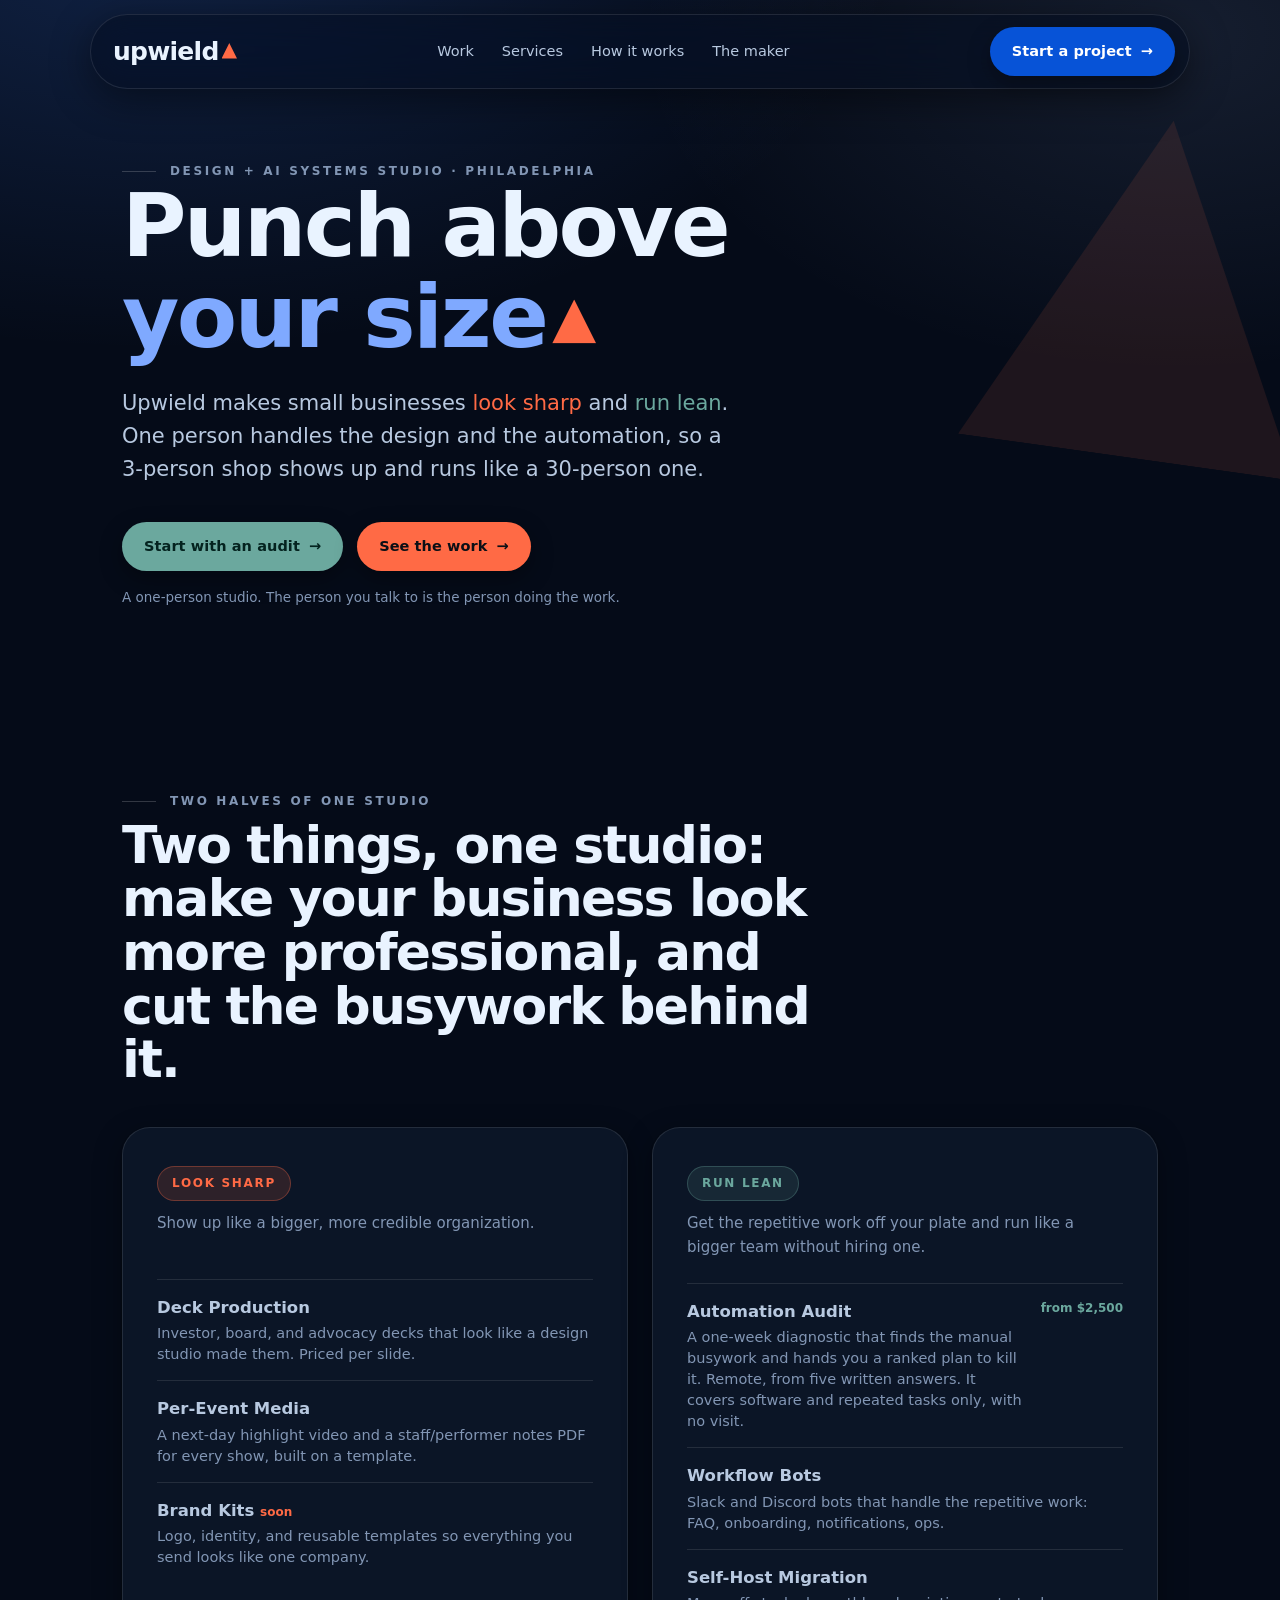
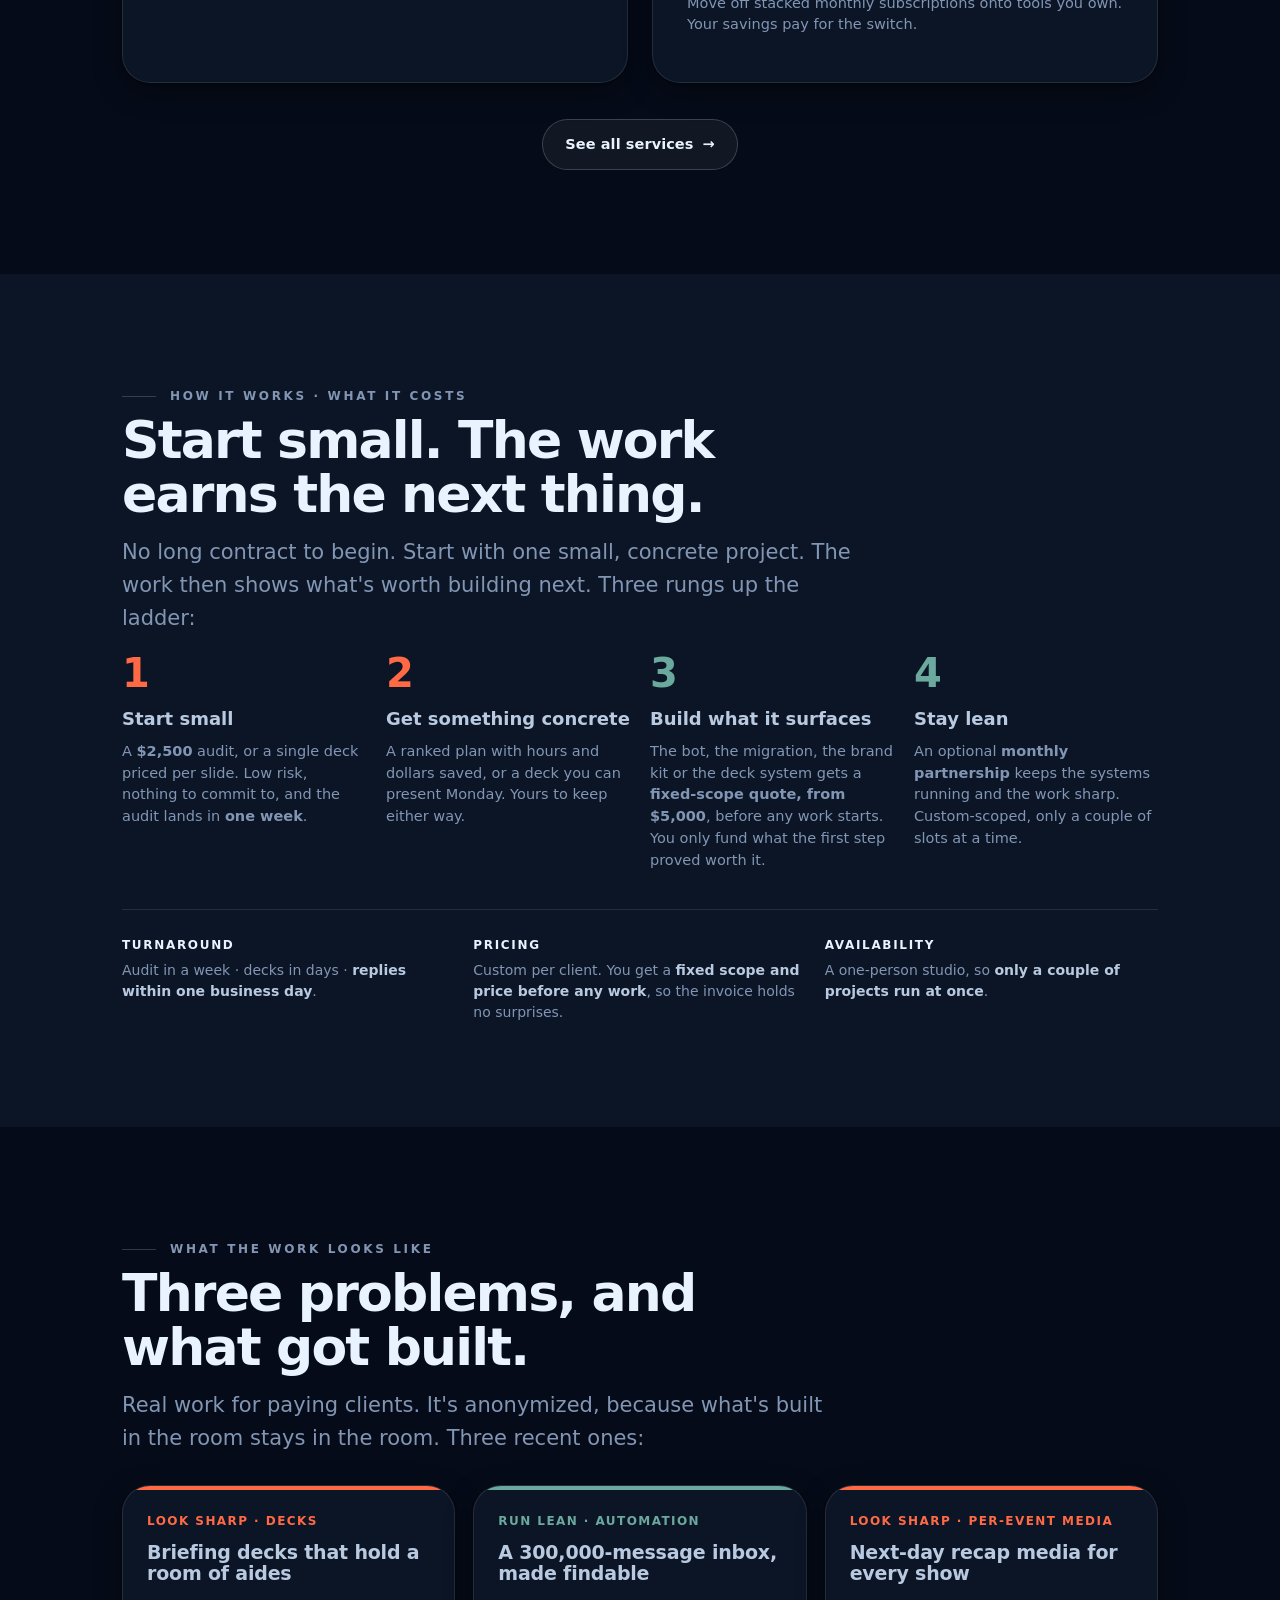
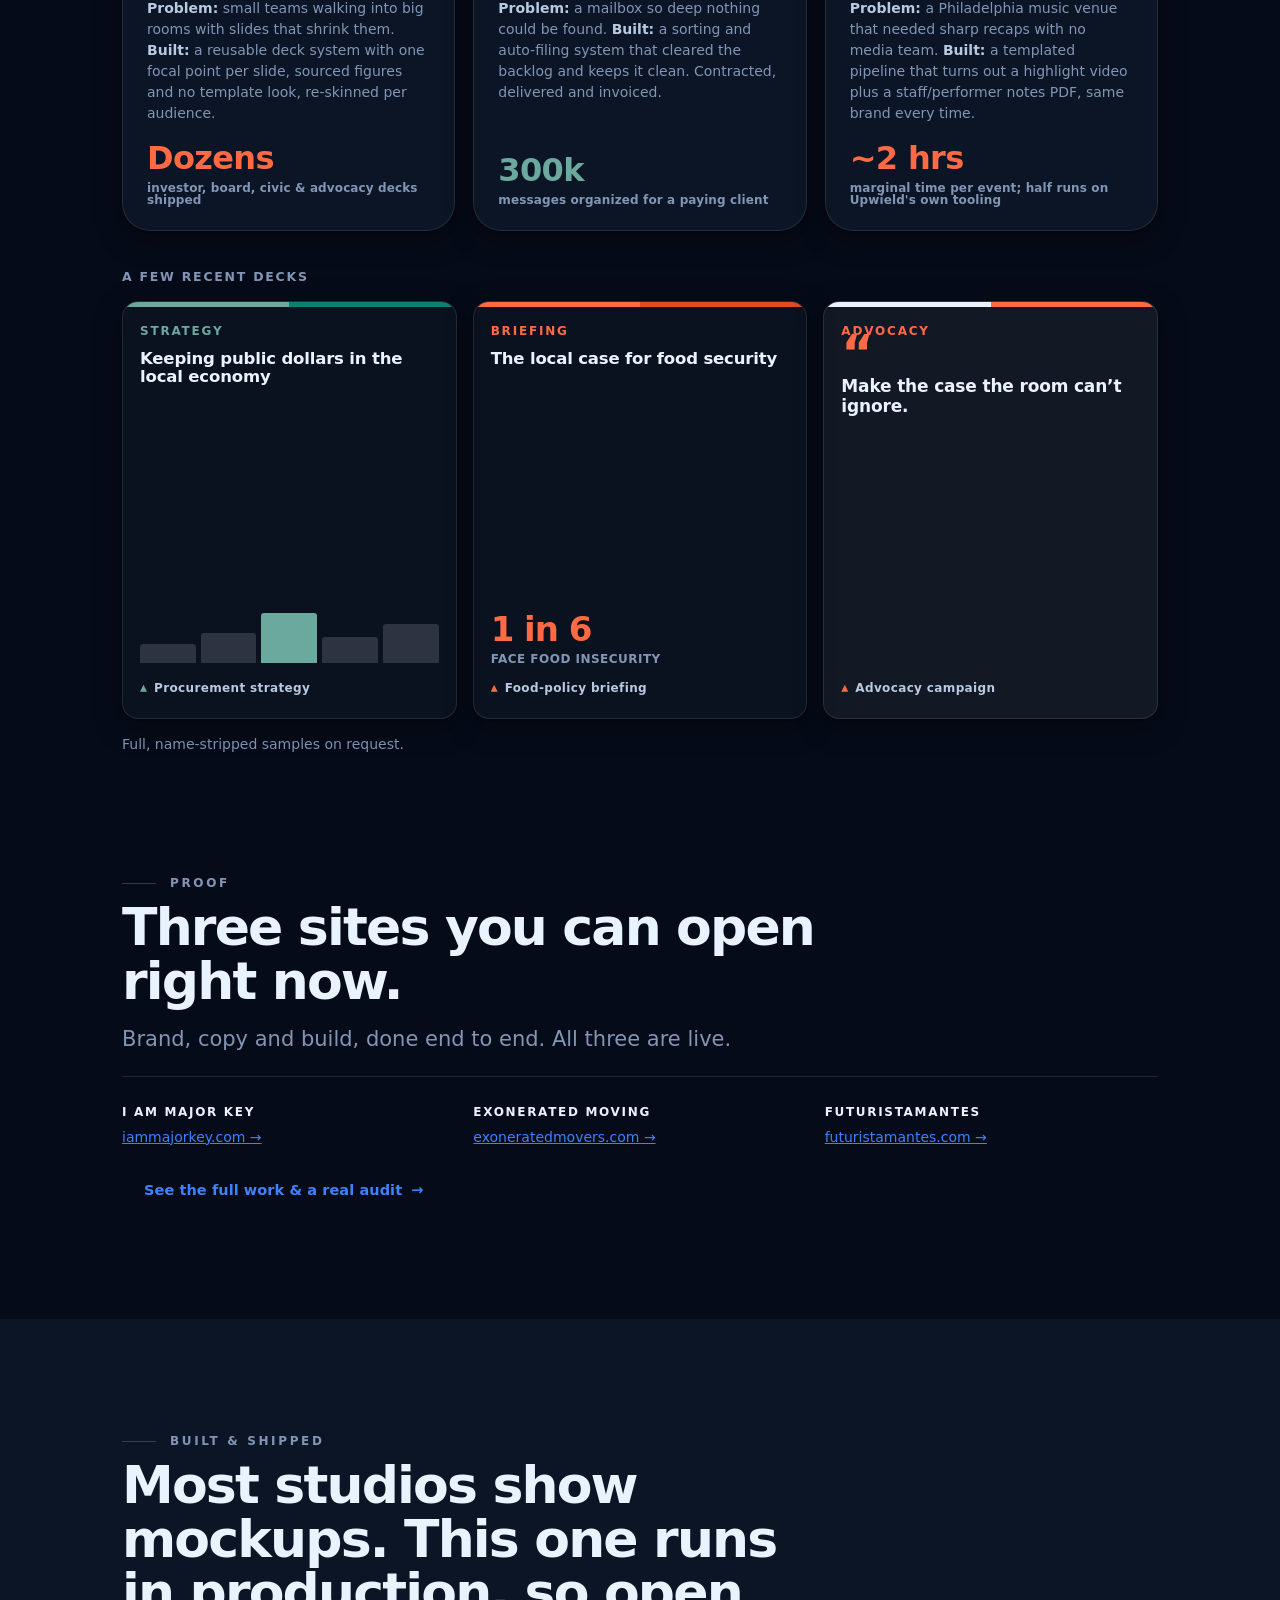
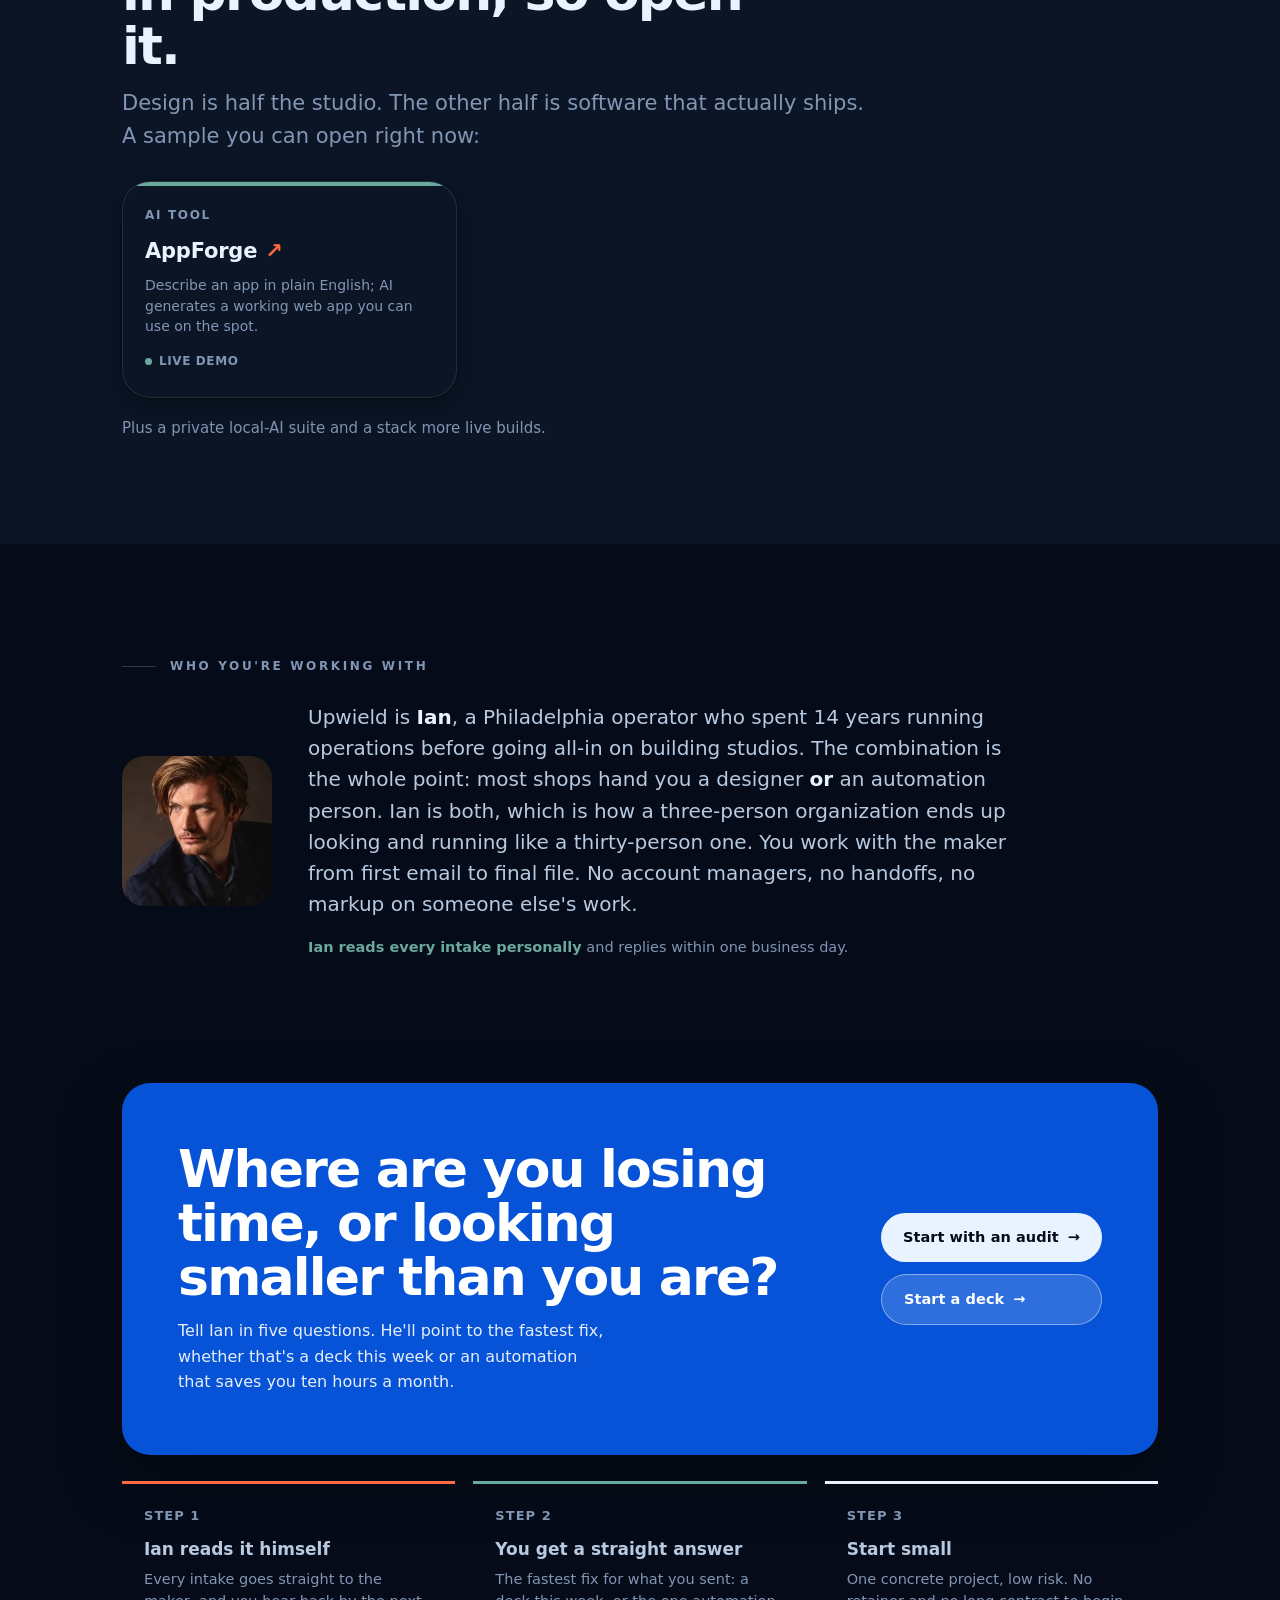
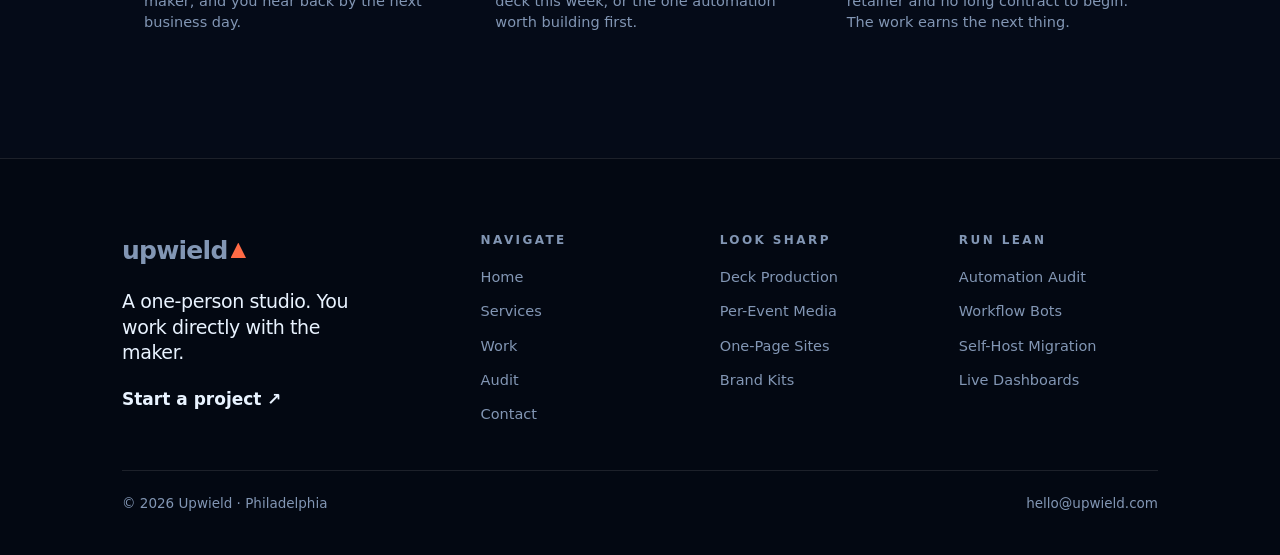
<file: index.html>
<!DOCTYPE html>
<html lang="en">
<head>
<meta charset="utf-8">
<meta http-equiv="Content-Security-Policy" content="default-src 'self'; script-src 'self' https://stats.iswain.dev; style-src 'self' 'unsafe-inline' https://fonts.googleapis.com; font-src https://fonts.gstatic.com; img-src 'self' data: https://stats.iswain.dev; connect-src 'self' https://formspree.io https://stats.iswain.dev; form-action 'self' https://formspree.io; base-uri 'self'; object-src 'none'">
<meta name="referrer" content="strict-origin-when-cross-origin">
<link rel="canonical" href="https://www.upwield.com/">
<meta name="viewport" content="width=device-width, initial-scale=1">
<title>Upwield — design + AI systems studio · Philadelphia</title>
<meta name="description" content="Upwield is a one-person studio that makes small organizations look sharp and run lean, with design and AI systems under one roof.">
<link rel="icon" href="favicon.svg" type="image/svg+xml">
<meta property="og:title" content="Upwield — design + AI systems studio">
<meta property="og:description" content="Make a small organization look sharp and run lean. Punch above your size. Philadelphia.">
<meta property="og:type" content="website">
<meta property="og:url" content="https://www.upwield.com/">
<meta property="og:image" content="https://www.upwield.com/og.png">
<meta property="og:image:width" content="1200">
<meta property="og:image:height" content="630">
<meta name="twitter:card" content="summary_large_image">
<link rel="preconnect" href="https://fonts.googleapis.com">
<link rel="preconnect" href="https://fonts.gstatic.com" crossorigin>
<link href="https://fonts.googleapis.com/css2?family=Outfit:wght@300;400;500;600;700&family=Inter:wght@400;500;600;700&display=swap" rel="stylesheet">
<link rel="stylesheet" href="upwield.css">
<link rel="stylesheet" href="intro/intro.css?v=20261018">
<script src="intro/intro.js?v=20261018"></script>
<style>
  /* page-specific composition */
  .topbar{display:flex;height:5px}
  .topbar i{flex:1}.topbar .e{background:var(--ember)}.topbar .t{background:var(--teal)}
  nav{display:flex;align-items:center;justify-content:space-between;padding:22px 0}
  nav .links{display:flex;gap:30px;font-weight:600;font-size:15px}
  nav .links a{color:var(--ink-2);text-decoration:none}
  nav .links a:hover{color:var(--ink)}

  /* hero */
  .hero{padding:64px 0 70px;position:relative;overflow:hidden}
  .hero .big-wedge{position:absolute;right:-40px;top:30px;width:340px;height:340px;
    background:var(--ember);
    clip-path:polygon(50% 0,100% 100%,0 100%);opacity:.10;transform:rotate(8deg)}
  .hero h1{max-width:14ch;position:relative}
  .hero .lead{max-width:46ch;margin-top:24px}
  .cta-row{display:flex;gap:14px;margin-top:36px;flex-wrap:wrap;align-items:center}
  .cta-note{font-size:13.5px;color:var(--ink-3);margin-top:16px}

  /* pillars */
  .pillars{display:grid;grid-template-columns:1fr 1fr;gap:24px}
  .pillar{padding:38px 34px 32px}
  .pillar .top{display:flex;align-items:center;gap:12px;margin-bottom:6px}
  .pillar .promise{font-size:15px;color:var(--ink-3);margin:10px 0 24px;min-height:44px}
  .svc{display:flex;gap:13px;padding:15px 0;border-top:1px solid var(--paper-edge)}
  .svc:first-of-type{border-top:1px solid var(--paper-edge)}
  .svc .name{font-weight:700;font-size:16.5px}
  .svc .desc{font-size:14.5px;color:var(--ink-3);line-height:1.45;margin-top:2px}
  .svc .tag{font-size:12px;font-weight:700;color:var(--teal);white-space:nowrap}
  .svc .tag.e{color:var(--ember)}

  /* how it works */
  .steps{display:grid;grid-template-columns:repeat(4,1fr);gap:20px;margin-top:18px}
  .step .n{font-family:var(--display);font-weight:700;font-size:40px;color:var(--ember);line-height:1}
  .step:nth-child(3) .n,.step:nth-child(4) .n{color:var(--teal)}
  .step h3{font-size:18px;margin:12px 0 7px;font-weight:700}
  .step p{font-size:14.5px;color:var(--ink-3);line-height:1.5}

  /* proof — case studies */
  .cases{display:grid;grid-template-columns:repeat(3,1fr);gap:18px;margin-top:30px}
  .case{padding:26px 24px 24px;display:flex;flex-direction:column;position:relative;overflow:hidden}
  .case .edge{position:absolute;top:0;left:0;right:0;height:4px}
  .case .tag{font-size:12px;font-weight:800;letter-spacing:.12em;text-transform:uppercase;color:var(--teal)}
  .case .tag.e{color:var(--ember)}
  .case .ttl{font-family:var(--display);font-weight:700;font-size:19px;line-height:1.12;letter-spacing:-.01em;margin:11px 0 13px}
  .case .pa{font-size:14px;color:var(--ink-3);line-height:1.5}
  .case .pa b{color:var(--ink-2);font-weight:700}
  .case .res{margin-top:auto;padding-top:18px}
  .case .num{font-family:var(--display);font-weight:700;font-size:32px;line-height:1;letter-spacing:-.02em;color:var(--ember)}
  .case.lean .num{color:var(--teal)}
  .case .num small{display:block;font-family:var(--body);font-size:12px;font-weight:700;letter-spacing:.01em;color:var(--ink-3);margin-top:8px;text-transform:none}

  /* design range tiles */
  .range-label{font-size:12.5px;margin:36px 0 14px;letter-spacing:.14em;font-weight:800;text-transform:uppercase;color:var(--ink-3)}
  .work-tiles{display:grid;grid-template-columns:repeat(3,1fr);gap:16px}
  .dk{aspect-ratio:4/5;border-radius:var(--r-md);overflow:hidden;position:relative;display:flex;flex-direction:column;
    padding:20px 17px;box-shadow:var(--shadow-sm);transition:transform .25s var(--ease),box-shadow .25s var(--ease)}
  .dk:hover{transform:translateY(-4px);box-shadow:var(--shadow-lg)}
  .dk .tb{position:absolute;top:0;left:0;right:0;height:5px;display:flex}.dk .tb i{flex:1}
  .dk .cat{font-size:12px;font-weight:800;letter-spacing:.15em;text-transform:uppercase}
  .dk .ttl{font-family:var(--display);font-weight:700;font-size:16.5px;line-height:1.13;letter-spacing:-.01em;margin-top:9px}
  .dk .sp{flex:1}
  .dk .foot2{display:flex;align-items:center;gap:7px;font-size:12px;font-weight:700;letter-spacing:.03em;color:var(--ink-2)}
  .dk .dot{width:7px;height:7px;flex-shrink:0;clip-path:polygon(50% 0,100% 100%,0 100%)}
  .dk.dark{background:#0A1220;color:var(--ink);border:1px solid var(--paper-edge)}.dk.dark .cat{color:var(--teal)}
  .bars{display:flex;align-items:flex-end;gap:5px;height:50px;margin-bottom:16px}
  .bars b{flex:1;border-radius:3px 3px 0 0;background:rgba(255,255,255,.14)}.bars b.hot{background:var(--teal)}
  .bigstat{font-family:var(--display);font-weight:700;font-size:40px;line-height:1;letter-spacing:-.03em;color:var(--ember);margin-bottom:14px}
  .bigstat small{display:block;font-family:var(--body);font-size:12px;font-weight:700;letter-spacing:.04em;color:var(--ink-3);opacity:1;margin-top:7px;text-transform:uppercase}
  .dk.light{background:rgba(255,255,255,.055);color:var(--ink);border:1px solid var(--paper-edge)}.dk.light .cat{color:var(--ember)}
  .dk .qmark{font-family:var(--display);font-weight:700;font-size:50px;line-height:.5;color:var(--ember);height:24px}
  .dk .quote{font-family:var(--display);font-weight:700;font-size:17px;line-height:1.16;letter-spacing:-.01em;margin-top:12px}

  /* receipts — shipped software */
  .ships{display:grid;grid-template-columns:repeat(3,1fr);gap:16px;margin-top:28px}
  .ship{display:block;padding:24px 22px;text-decoration:none;color:var(--ink);position:relative;overflow:hidden;
    transition:transform .25s var(--ease),box-shadow .25s var(--ease)}
  .ship:hover{transform:translateY(-4px);box-shadow:var(--shadow-lg)}
  .ship .bar{position:absolute;top:0;left:0;right:0;height:4px}
  .ship .k{font-size:12px;font-weight:800;letter-spacing:.14em;text-transform:uppercase;color:var(--ink-3)}
  .ship .nm{font-family:var(--display);font-weight:700;font-size:21px;letter-spacing:-.01em;margin:9px 0 7px;display:flex;align-items:center;gap:8px}
  .ship .nm .arr{color:var(--ember);transition:transform .2s var(--ease)}
  .ship:hover .nm .arr{transform:translate(3px,-3px)}
  .ship .ds{font-size:14px;color:var(--ink-3);line-height:1.46}
  .ship .live{display:inline-flex;align-items:center;gap:7px;margin-top:15px;font-size:12px;font-weight:700;letter-spacing:.05em;text-transform:uppercase;color:var(--ink-3)}
  .ship .live i{width:7px;height:7px;border-radius:50%;background:var(--teal);animation:pulse 2s infinite}
  @keyframes pulse{0%{box-shadow:0 0 0 0 rgba(17,153,138,.45)}70%{box-shadow:0 0 0 7px rgba(17,153,138,0)}100%{box-shadow:0 0 0 0 rgba(17,153,138,0)}}
  .ships-foot{margin-top:18px;font-size:15px;color:var(--ink-3);max-width:62ch}
  .ships-foot a{color:var(--ink);font-weight:700;text-decoration:none;border-bottom:2px solid var(--ember)}
  .ships-foot a:hover{border-bottom-color:var(--teal)}

  /* founder */
  .maker{display:grid;grid-template-columns:auto 1fr;gap:36px;align-items:center;margin-top:26px}
  .maker .ava{width:150px;height:150px;border-radius:var(--r-lg);background:var(--ink);color:var(--paper);
    display:flex;align-items:center;justify-content:center;position:relative;overflow:hidden;flex-shrink:0}
  .maker .ava img{width:100%;height:100%;object-fit:cover;display:block}
  .maker .ava .mk{width:64px;height:58px;background:var(--ember);clip-path:polygon(50% 0,100% 100%,0 100%)}
  .maker .ava .w{position:absolute;bottom:-24px;right:-24px;width:96px;height:96px;background:var(--ember);
    clip-path:polygon(50% 0,100% 100%,0 100%);opacity:.92;transform:rotate(12deg)}
  .maker .bio .lead2{font-size:clamp(17px,1.9vw,20px);color:var(--ink-2);line-height:1.56;max-width:56ch}
  .maker .bio .lead2 b{color:var(--ink);font-weight:700}
  .maker .sign{margin-top:16px;font-size:14.5px;color:var(--ink-3)}
  .maker .sign b{color:var(--teal);font-weight:700}

  /* CTA band */
  .band{border-radius:var(--r-xl);padding:60px 56px;color:#fff;
    background:var(--beam-deep);
    box-shadow:0 24px 60px rgba(0,0,0,.35);
    display:flex;align-items:center;justify-content:space-between;gap:40px;flex-wrap:wrap}
  .band h2{color:#fff;max-width:18ch}
  .band p{color:rgba(255,255,255,.90);margin-top:14px;max-width:42ch;font-size:16px}

  /* what happens next */
  .next{display:grid;grid-template-columns:repeat(3,1fr);gap:18px;margin-top:26px}
  .nx{padding:22px 22px 20px;border-top:3px solid var(--paper-edge)}
  .nx:nth-child(1){border-top-color:var(--ember)}
  .nx:nth-child(2){border-top-color:var(--teal)}
  .nx:nth-child(3){border-top-color:var(--ink)}
  .nx .s{font-family:var(--display);font-weight:700;font-size:13px;letter-spacing:.08em;text-transform:uppercase;color:var(--ink-3)}
  .nx h4{font-size:17px;font-weight:700;margin:9px 0 6px}
  .nx p{font-size:14.5px;color:var(--ink-3);line-height:1.5}

  /* engagement terms strip */
  .terms{display:grid;grid-template-columns:repeat(3,1fr);gap:18px;margin-top:38px;padding-top:26px;border-top:1px solid var(--paper-edge)}
  .t-item{font-size:14px;color:var(--ink-3);line-height:1.5}
  .t-item .k{display:block;font-family:var(--display);font-weight:700;font-size:12px;letter-spacing:.14em;text-transform:uppercase;color:var(--ink);margin-bottom:6px}
  .t-item b{color:var(--ink-2);font-weight:700}

  /* footer */
  footer{padding:46px 0 60px}
  .foot{display:flex;justify-content:space-between;align-items:center;flex-wrap:wrap;gap:16px}
  .foot .wordmark{color:var(--ink)}
  .foot .meta{font-size:14px;color:var(--ink-3)}
  .foot .meta b{color:var(--ink-2);font-weight:700}

  @media(max-width:680px){
    .cases,.ships,.next,.terms{grid-template-columns:1fr!important}
    .maker{grid-template-columns:1fr!important;text-align:center}
    .maker .ava{margin:0 auto}
    .maker .bio .lead2{max-width:none}
  }
</style>
<script type="application/ld+json">
{
  "@context":"https://schema.org",
  "@type":"ProfessionalService",
  "name":"Upwield",
  "description":"A one-person design and AI systems studio in Philadelphia that makes small organizations look sharp and run lean.",
  "url":"https://www.upwield.com/",
  "email":"hello@upwield.com",
  "founder":{"@type":"Person","name":"Ian"},
  "areaServed":{"@type":"City","name":"Philadelphia"},
  "address":{"@type":"PostalAddress","addressLocality":"Philadelphia","addressRegion":"PA","addressCountry":"US"},
  "knowsAbout":["Presentation design","Workflow automation","AI systems","Brand identity","Self-hosting"],
  "sameAs":["https://iswain.dev","https://github.com/IASC-00"]
}
</script>
</head>
<body>
<div class="navbar no-print">
  <div class="inner">
    <a class="wordmark" href="index.html">upwield<span class="wedge"></span></a>
    <div class="links">
      <a href="work.html">Work</a>
      <a href="services.html">Services</a>
      <a href="#how">How it works</a>
      <a href="#maker">The maker</a>
    </div>
    <a class="btn btn-beam" href="#start">Start a project <span class="arr">→</span></a>
  </div>
</div>

<!-- HERO -->
<header class="hero">
  <div class="wrap">
    <div class="big-wedge"></div>
    <div class="eyebrow rise d1">Design + AI systems studio · Philadelphia</div>
    <h1 class="display rise d2">Punch above<br><span class="beam">your size</span><span class="wedge" style="width:.5em;height:.5em;margin-left:6px"></span></h1>
    <p class="lead rise d3">Upwield makes small businesses <em class="ember">look sharp</em> and <em class="teal">run lean</em>. One person handles the design and the automation, so a 3-person shop shows up and runs like a 30-person one.</p>
    <div class="cta-row rise d4">
      <a class="btn btn-teal" href="intake.html?need=lean">Start with an audit <span class="arr">→</span></a>
      <a class="btn btn-ember" href="#work">See the work <span class="arr">→</span></a>
    </div>
    <p class="cta-note rise d5">A one-person studio. The person you talk to is the person doing the work.</p>
  </div>
</header>

<!-- PILLARS / SERVICES -->
<section id="services">
  <div class="wrap">
    <div class="eyebrow">Two halves of one studio</div>
    <h2 class="display" style="margin-top:8px;max-width:20ch">Two things, one studio: make your business look more professional, and cut the busywork behind it.</h2>
    <div class="pillars" style="margin-top:40px">

      <div class="pillar card">
        <div class="top"><span class="chip chip-ember">Look sharp</span></div>
        <p class="promise">Show up like a bigger, more credible organization.</p>
        <div class="svc"><div><div class="name">Deck Production</div><div class="desc">Investor, board, and advocacy decks that look like a design studio made them. Priced per slide.</div></div></div>
        <div class="svc"><div><div class="name">Per-Event Media</div><div class="desc">A next-day highlight video and a staff/performer notes PDF for every show, built on a template.</div></div></div>
        <div class="svc"><div><div class="name">Brand Kits <span class="tag e">soon</span></div><div class="desc">Logo, identity, and reusable templates so everything you send looks like one company.</div></div></div>
      </div>

      <div class="pillar card">
        <div class="top"><span class="chip chip-teal">Run lean</span></div>
        <p class="promise">Get the repetitive work off your plate and run like a bigger team without hiring one.</p>
        <div class="svc"><div><div class="name">Automation Audit</div><div class="desc">A one-week diagnostic that finds the manual busywork and hands you a ranked plan to kill it. Remote, from five written answers. It covers software and repeated tasks only, with no visit.</div></div><div class="tag">from $2,500</div></div>
        <div class="svc"><div><div class="name">Workflow Bots</div><div class="desc">Slack and Discord bots that handle the repetitive work: FAQ, onboarding, notifications, ops.</div></div></div>
        <div class="svc"><div><div class="name">Self-Host Migration</div><div class="desc">Move off stacked monthly subscriptions onto tools you own. Your savings pay for the switch.</div></div></div>
      </div>

    </div>
    <div style="text-align:center;margin-top:36px">
      <a class="btn btn-ghost" href="services.html">See all services <span class="arr">→</span></a>
    </div>
  </div>
</section>

<!-- HOW IT WORKS + PRICING -->
<section id="how" style="background:var(--paper-2)">
  <div class="wrap">
    <div class="eyebrow">How it works · what it costs</div>
    <h2 class="display" style="margin-top:8px;max-width:20ch">Start small. The work earns the next thing.</h2>
    <p class="lead muted" style="margin-top:14px;max-width:56ch">No long contract to begin. Start with one small, concrete project. The work then shows what's worth building next. Three rungs up the ladder:</p>
    <div class="steps">
      <div class="step"><div class="n">1</div><h3>Start small</h3><p>A <b>$2,500</b> audit, or a single deck priced per slide. Low risk, nothing to commit to, and the audit lands in <b>one week</b>.</p></div>
      <div class="step"><div class="n">2</div><h3>Get something concrete</h3><p>A ranked plan with hours and dollars saved, or a deck you can present Monday. Yours to keep either way.</p></div>
      <div class="step"><div class="n">3</div><h3>Build what it surfaces</h3><p>The bot, the migration, the brand kit or the deck system gets a <b>fixed-scope quote, from $5,000</b>, before any work starts. You only fund what the first step proved worth it.</p></div>
      <div class="step"><div class="n">4</div><h3>Stay lean</h3><p>An optional <b>monthly partnership</b> keeps the systems running and the work sharp. Custom-scoped, only a couple of slots at a time.</p></div>
    </div>
    <div class="terms">
      <div class="t-item"><span class="k">Turnaround</span> Audit in a week · decks in days · <b>replies within one business day</b>.</div>
      <div class="t-item"><span class="k">Pricing</span> Custom per client. You get a <b>fixed scope and price before any work</b>, so the invoice holds no surprises.</div>
      <div class="t-item"><span class="k">Availability</span> A one-person studio, so <b>only a couple of projects run at once</b>.</div>
    </div>
  </div>
</section>

<!-- PROOF / WORK -->
<section id="work">
  <div class="wrap">
    <div class="eyebrow">What the work looks like</div>
    <h2 class="display" style="margin-top:8px;max-width:18ch">Three problems, and what got built.</h2>
    <p class="lead muted" style="margin-top:14px;max-width:54ch">Real work for paying clients. It's anonymized, because what's built in the room stays in the room. Three recent ones:</p>

    <div class="cases">
      <div class="case card">
        <div class="edge" style="background:var(--ember)"></div>
        <div class="tag e">Look sharp · Decks</div>
        <div class="ttl">Briefing decks that hold a room of aides</div>
        <div class="pa"><b>Problem:</b> small teams walking into big rooms with slides that shrink them. <b>Built:</b> a reusable deck system with one focal point per slide, sourced figures and no template look, re-skinned per audience.</div>
        <div class="res"><div class="num">Dozens<small>investor, board, civic &amp; advocacy decks shipped</small></div></div>
      </div>

      <div class="case card lean">
        <div class="edge" style="background:var(--teal)"></div>
        <div class="tag">Run lean · Automation</div>
        <div class="ttl">A 300,000-message inbox, made findable</div>
        <div class="pa"><b>Problem:</b> a mailbox so deep nothing could be found. <b>Built:</b> a sorting and auto-filing system that cleared the backlog and keeps it clean. Contracted, delivered and invoiced.</div>
        <div class="res"><div class="num">300k<small>messages organized for a paying client</small></div></div>
      </div>

      <div class="case card">
        <div class="edge" style="background:var(--ember)"></div>
        <div class="tag e">Look sharp · Per-event media</div>
        <div class="ttl">Next-day recap media for every show</div>
        <div class="pa"><b>Problem:</b> a Philadelphia music venue that needed sharp recaps with no media team. <b>Built:</b> a templated pipeline that turns out a highlight video plus a staff/performer notes PDF, same brand every time.</div>
        <div class="res"><div class="num">~2 hrs<small>marginal time per event; half runs on Upwield's own tooling</small></div></div>
      </div>
    </div>

    <div class="range-label">A few recent decks</div>
    <div class="work-tiles">
      <div class="dk dark">
        <div class="tb"><i style="background:var(--teal)"></i><i style="background:var(--teal-deep)"></i></div>
        <div class="cat">Strategy</div>
        <div class="ttl">Keeping public dollars in the local economy</div>
        <div class="sp"></div>
        <div class="bars"><b style="height:38%"></b><b style="height:60%"></b><b class="hot" style="height:100%"></b><b style="height:52%"></b><b style="height:78%"></b></div>
        <div class="foot2"><span class="dot" style="background:var(--teal)"></span> Procurement strategy</div>
      </div>
      <div class="dk dark">
        <div class="tb"><i style="background:var(--ember)"></i><i style="background:var(--ember-deep)"></i></div>
        <div class="cat" style="color:var(--ember)">Briefing</div>
        <div class="ttl">The local case for food security</div>
        <div class="sp"></div>
        <div class="bigstat" style="font-size:34px">1 in 6<small>face food insecurity</small></div>
        <div class="foot2"><span class="dot" style="background:var(--ember)"></span> Food-policy briefing</div>
      </div>
      <div class="dk light">
        <div class="tb"><i style="background:var(--ink)"></i><i style="background:var(--ember)"></i></div>
        <div class="cat">Advocacy</div>
        <span class="qmark">&ldquo;</span>
        <div class="quote">Make the case the room can&rsquo;t ignore.</div>
        <div class="sp"></div>
        <div class="foot2"><span class="dot" style="background:var(--ember)"></span> Advocacy campaign</div>
      </div>
    </div>
    <p class="muted" style="font-size:14px;margin-top:14px">Full, name-stripped samples on request.</p>

    <!-- TESTIMONIAL — un-comment and drop in ONE cleared, real client quote to activate. Do not fabricate.
    <div class="tmoni" style="margin-top:24px;padding:34px 36px;background:var(--ink);color:var(--paper);border-radius:var(--r-lg)">
      <div class="q" style="font-family:var(--display);font-weight:700;font-size:25px;line-height:1.25;max-width:30ch">&ldquo;[One or two sentences, in the client's words, on the outcome.]&rdquo;</div>
      <div class="by" style="margin-top:18px;font-size:14px;color:#B8B4A8;font-weight:600">— <b style="color:var(--paper)">[Name or role]</b>, [Organization]</div>
    </div>
    -->
  </div>
</section>

<!-- RECEIPTS / SHIPPED SOFTWARE -->
<!-- REAL PROOF — named, live, clickable. Added 2026-07-29 on Amy's review:
     the section above is capability; this is evidence. -->
<section id="proof" style="padding-top:6px">
  <div class="wrap">
    <div class="eyebrow">Proof</div>
    <h2 class="display" style="margin-top:8px;max-width:20ch">Three sites you can open right now.</h2>
    <p class="lead muted" style="margin-top:14px;max-width:56ch">Brand, copy and build, done end to end.
      All three are live.</p>
    <div class="terms" style="margin-top:20px">
      <div class="t-item"><span class="k">I AM MAJOR KEY</span>
        <a href="https://iammajorkey.com" target="_blank" rel="noopener">iammajorkey.com &rarr;</a></div>
      <div class="t-item"><span class="k">Exonerated Moving</span>
        <a href="https://exoneratedmovers.com" target="_blank" rel="noopener">exoneratedmovers.com &rarr;</a></div>
      <div class="t-item"><span class="k">Futuristamantes</span>
        <a href="https://futuristamantes.com" target="_blank" rel="noopener">futuristamantes.com &rarr;</a></div>
    </div>
    <p style="margin-top:18px"><a class="btn" href="work.html">See the full work &amp; a real audit <span class="arr">&rarr;</span></a></p>
  </div>
</section>

<section id="built" style="background:var(--paper-2)">
  <div class="wrap">
    <div class="eyebrow">Built &amp; shipped</div>
    <h2 class="display" style="margin-top:8px;max-width:19ch">Most studios show mockups. This one runs in production, so open it.</h2>
    <p class="lead muted" style="margin-top:14px;max-width:56ch">Design is half the studio. The other half is software that actually ships. A sample you can open right now:</p>
    <div class="ships">
      <a class="ship card" href="https://appforge-demo.onrender.com" target="_blank" rel="noopener">
        <div class="bar" style="background:var(--teal)"></div>
        <div class="k">AI tool</div>
        <div class="nm">AppForge <span class="arr">↗</span></div>
        <div class="ds">Describe an app in plain English; AI generates a working web app you can use on the spot.</div>
        <span class="live"><i></i> Live demo</span>
      </a>
    </div>
    <p class="ships-foot">Plus a private local-AI suite and a stack more live builds.</p>
  </div>
</section>

<!-- THE MAKER -->
<section id="maker">
  <div class="wrap">
    <div class="eyebrow">Who you're working with</div>
    <div class="maker">
      <div class="ava">
        <picture>
          <source srcset="ian.webp" type="image/webp">
          <img src="ian.jpg" alt="Ian, who runs Upwield" width="150" height="150" decoding="async">
        </picture>
      </div>
      <div class="bio">
        <p class="lead2">Upwield is <b>Ian</b>, a Philadelphia operator who spent 14 years running operations before going all-in on building studios. The combination is the whole point: most shops hand you a designer <b>or</b> an automation person. Ian is both, which is how a three-person organization ends up looking and running like a thirty-person one. You work with the maker from first email to final file. No account managers, no handoffs, no markup on someone else's work.</p>
        <p class="sign"><b>Ian reads every intake personally</b> and replies within one business day.</p>
      </div>
    </div>
  </div>
</section>

<!-- CTA -->
<section id="start" style="padding-top:20px">
  <div class="wrap">
    <div class="band">
      <div>
        <h2 class="display">Where are you losing time, or looking smaller than you are?</h2>
        <p>Tell Ian in five questions. He'll point to the fastest fix, whether that's a deck this week or an automation that saves you ten hours a month.</p>
      </div>
      <div style="display:flex;flex-direction:column;gap:12px">
        <a class="btn btn-ink" href="intake.html?need=lean">Start with an audit <span class="arr">→</span></a>
        <a class="btn btn-ghost" style="background:rgba(255,255,255,.16);border-color:rgba(255,255,255,.42);color:#fff" href="intake.html?need=sharp">Start a deck <span class="arr">→</span></a>
      </div>
    </div>
    <div class="next">
      <div class="nx"><div class="s">Step 1</div><h4>Ian reads it himself</h4><p>Every intake goes straight to the maker, and you hear back by the next business day.</p></div>
      <div class="nx"><div class="s">Step 2</div><h4>You get a straight answer</h4><p>The fastest fix for what you sent: a deck this week, or the one automation worth building first.</p></div>
      <div class="nx"><div class="s">Step 3</div><h4>Start small</h4><p>One concrete project, low risk. No retainer and no long contract to begin. The work earns the next thing.</p></div>
    </div>
  </div>
</section>

<footer class="site-foot">
  <div class="wrap">
    <div class="cols">
      <div>
        <a class="wordmark" href="index.html">upwield<span class="wedge"></span></a>
        <p style="margin-top:18px;font-family:var(--display);font-size:19px;color:var(--ink);
                  letter-spacing:-.02em;line-height:1.35;max-width:20ch">A one-person studio. You work directly with the maker.</p>
        <a href="intake.html" style="display:inline-flex;gap:8px;margin-top:20px;font-weight:600;color:var(--ink)">Start a project ↗</a>
      </div>
      <div>
        <div class="lbl">Navigate</div>
        <div style="display:grid;gap:11px;font-size:14.5px">
          <a href="index.html">Home</a><a href="services.html">Services</a>
          <a href="work.html">Work</a><a href="audit.html">Audit</a><a href="intake.html">Contact</a>
        </div>
      </div>
      <div>
        <div class="lbl">Look sharp</div>
        <div style="display:grid;gap:11px;font-size:14.5px">
          <a href="decks.html">Deck Production</a><a href="media.html">Per-Event Media</a>
          <a href="services.html">One-Page Sites</a><a href="services.html">Brand Kits</a>
        </div>
      </div>
      <div>
        <div class="lbl">Run lean</div>
        <div style="display:grid;gap:11px;font-size:14.5px">
          <a href="audit.html">Automation Audit</a><a href="services.html">Workflow Bots</a>
          <a href="services.html">Self-Host Migration</a><a href="services.html">Live Dashboards</a>
        </div>
      </div>
    </div>
    <hr class="rule foot-rule">
    <div style="display:flex;justify-content:space-between;flex-wrap:wrap;gap:14px;font-size:13.5px;color:var(--ink-3)">
      <span>© 2026 Upwield · Philadelphia</span>
      <span>hello@upwield.com</span>
    </div>
  </div>
</footer>

<script data-goatcounter="https://stats.iswain.dev/s/upwield/count" async src="https://stats.iswain.dev/count.js"></script>
</body>
</html>
</file>
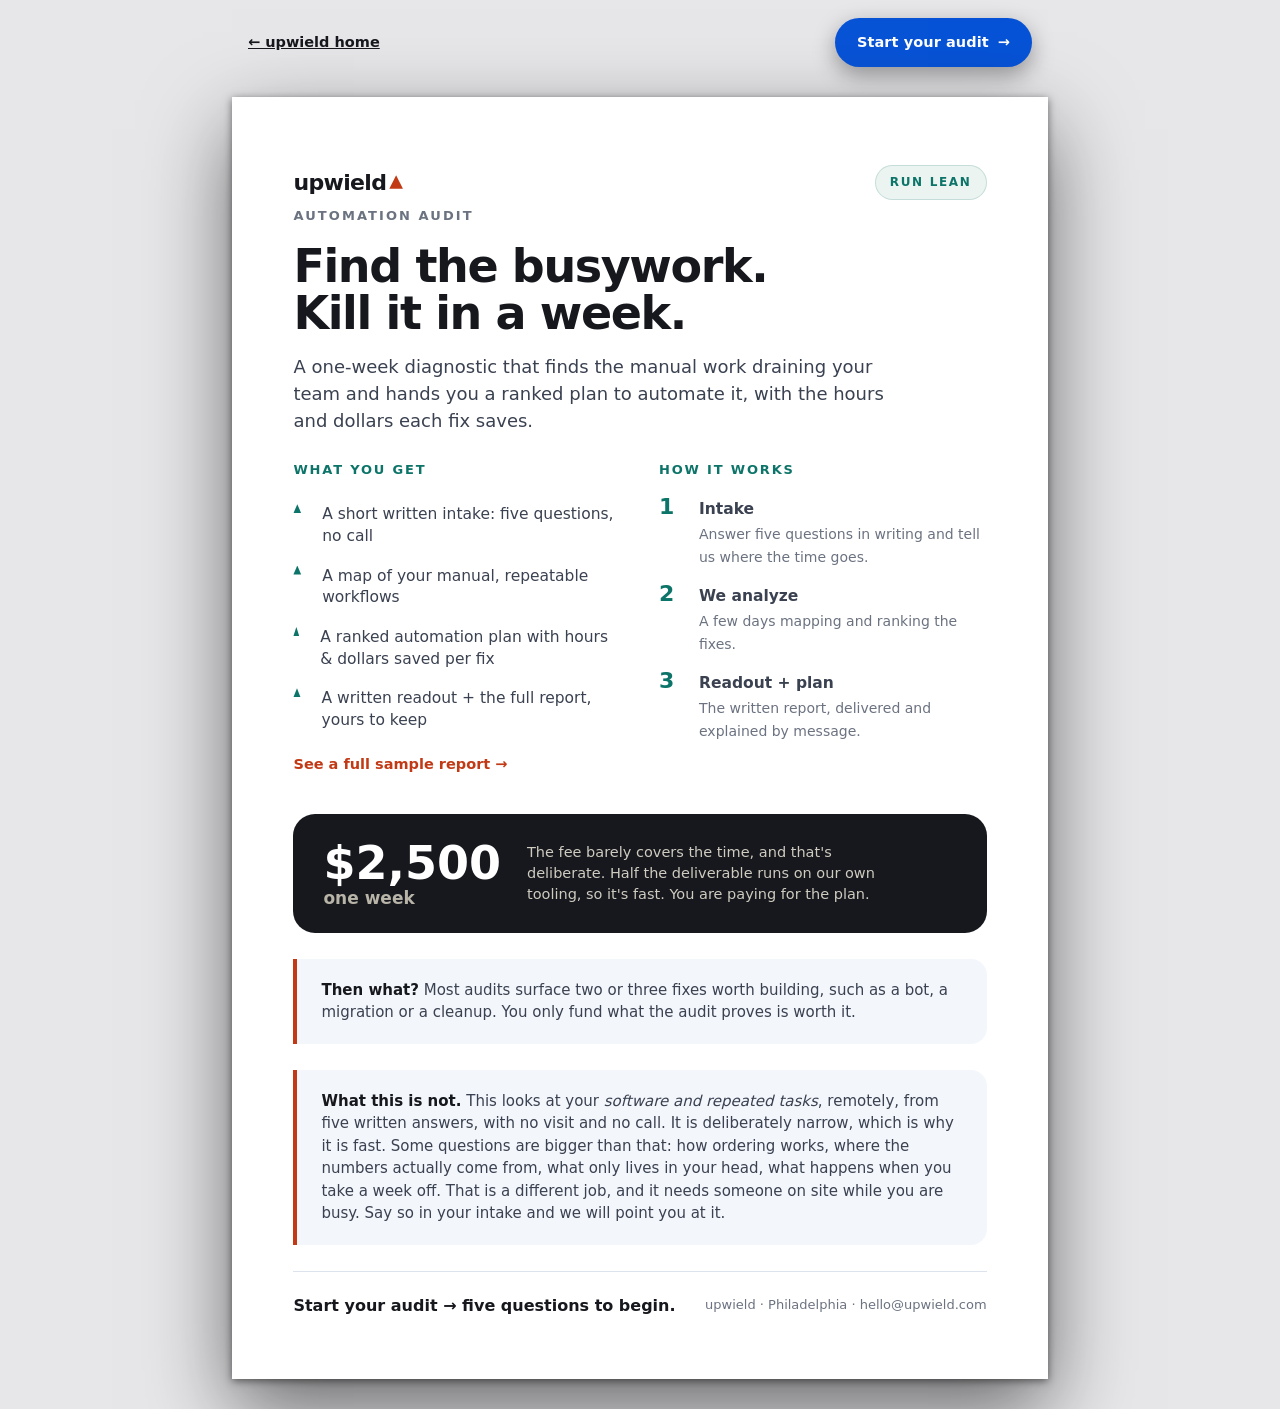
<file: audit.html>
<!DOCTYPE html>
<html lang="en">
<head>
<meta charset="utf-8">
<meta http-equiv="Content-Security-Policy" content="default-src 'self'; script-src 'self' https://stats.iswain.dev; style-src 'self' 'unsafe-inline' https://fonts.googleapis.com; font-src https://fonts.gstatic.com; img-src 'self' data: https://stats.iswain.dev; connect-src 'self' https://formspree.io https://stats.iswain.dev; form-action 'self' https://formspree.io; base-uri 'self'; object-src 'none'">
<meta name="referrer" content="strict-origin-when-cross-origin">
<link rel="canonical" href="https://www.upwield.com/audit.html">
<meta name="viewport" content="width=device-width, initial-scale=1">
<title>Automation Audit — Upwield</title>
<link rel="preconnect" href="https://fonts.googleapis.com">
<link rel="preconnect" href="https://fonts.gstatic.com" crossorigin>
<link href="https://fonts.googleapis.com/css2?family=Outfit:wght@300;400;500;600;700&family=Inter:wght@400;500;600;700&display=swap" rel="stylesheet">
<link rel="icon" href="favicon.svg" type="image/svg+xml">
<link rel="stylesheet" href="upwield.css">
<style>
  body{background:#e7e7ea}
  .topbar{display:flex;height:7px}.topbar i{flex:1}.topbar .e{background:var(--ember)}.topbar .t{background:var(--teal)}
  .sheet .head{display:flex;justify-content:space-between;align-items:flex-start;margin-top:8px}
  .sheet .head .wordmark{font-size:22px}
  .label{font-family:var(--display);font-weight:700;font-size:13px;letter-spacing:.16em;text-transform:uppercase;color:var(--ink-3);margin-top:6px}
  h1.display{font-size:46px;margin-top:16px;max-width:16ch}
  .sub{font-size:18px;color:var(--ink-2);line-height:1.5;margin-top:16px;max-width:54ch}
  .two{display:grid;grid-template-columns:1fr 1fr;gap:38px;margin-top:26px}
  .blk h3{font-size:13px;letter-spacing:.14em;text-transform:uppercase;color:var(--teal);font-weight:800;margin-bottom:14px}
  .get{list-style:none}
  .get li{display:flex;gap:11px;padding:9px 0;font-size:15.5px;line-height:1.4}
  .steps2{display:flex;flex-direction:column;gap:14px}
  .stp{display:flex;gap:14px;align-items:flex-start}
  .stp .n{font-family:var(--display);font-weight:700;font-size:22px;color:var(--teal);line-height:1.1;min-width:26px}
  .stp b{font-size:15.5px}.stp span{display:block;font-size:14px;color:var(--ink-3);margin-top:1px}
  .priceband{display:flex;align-items:center;gap:26px;margin-top:36px;background:var(--ink);color:var(--paper);border-radius:var(--r-lg);padding:26px 30px}
  .priceband .big{font-family:var(--display);font-weight:700;font-size:46px;line-height:1;color:#fff}
  .priceband .big small{font-size:17px;font-weight:600;color:#B8B4A8;display:block;margin-top:4px}
  .priceband p{color:#CFCBC0;font-size:14.5px;line-height:1.45;max-width:42ch}
  .then{margin-top:26px;padding:20px 24px;background:var(--paper-2);border-left:4px solid var(--ember);border-radius:0 var(--r-md) var(--r-md) 0}
  .then b{color:var(--ink)}.then{font-size:15px;color:var(--ink-2);line-height:1.5}
  .foot{display:flex;justify-content:space-between;align-items:center;margin-top:26px;padding-top:20px;border-top:1px solid var(--paper-edge)}
  .foot .cta{font-weight:800;font-size:16px;color:var(--ink)}
  .foot .meta{font-size:13px;color:var(--ink-3)}
  .samplelink{display:inline-block;margin-top:12px;font-weight:800;font-size:14.5px;color:var(--ember);text-decoration:none;border-bottom:2px solid transparent}
  .samplelink:hover{border-bottom-color:var(--ember)}
  a.cta{text-decoration:none}
  .cta2{margin-left:18px;font-weight:700;font-size:14px;color:var(--teal);text-decoration:none}
  .cta2:hover{text-decoration:underline}
</style>
</head>
<body>
<nav class="sheet-nav no-print" aria-label="Site">
  <a href="index.html">&larr; upwield home</a>
  <a class="btn btn-beam" href="intake.html?need=lean&amp;from=audit">Start your audit <span class="arr">&rarr;</span></a>
</nav>
<div class="sheet">
  <div class="head">
    <a class="wordmark">upwield<span class="wedge"></span></a>
    <span class="chip chip-teal">Run lean</span>
  </div>
  <div class="label">Automation Audit</div>
  <h1 class="display">Find the busywork. Kill it in a week.</h1>
  <p class="sub">A one-week diagnostic that finds the manual work draining your team and hands you a ranked plan to automate it, with the hours and dollars each fix saves.</p>

  <div class="two">
    <div class="blk">
      <h3>What you get</h3>
      <ul class="get">
        <li><span class="bullet-wedge" style="background:var(--teal)"></span> A short written intake: five questions, no call</li>
        <li><span class="bullet-wedge" style="background:var(--teal)"></span> A map of your manual, repeatable workflows</li>
        <li><span class="bullet-wedge" style="background:var(--teal)"></span> A ranked automation plan with hours &amp; dollars saved per fix</li>
        <li><span class="bullet-wedge" style="background:var(--teal)"></span> A written readout + the full report, yours to keep</li>
      </ul>
      <a class="samplelink" href="sample-audit.pdf" target="_blank" rel="noopener">See a full sample report →</a>
    </div>
    <div class="blk">
      <h3>How it works</h3>
      <div class="steps2">
        <div class="stp"><div class="n">1</div><div><b>Intake</b><span>Answer five questions in writing and tell us where the time goes.</span></div></div>
        <div class="stp"><div class="n">2</div><div><b>We analyze</b><span>A few days mapping and ranking the fixes.</span></div></div>
        <div class="stp"><div class="n">3</div><div><b>Readout + plan</b><span>The written report, delivered and explained by message.</span></div></div>
      </div>
    </div>
  </div>

  <div class="priceband">
    <div class="big">$2,500<small>one week</small></div>
    <p>The fee barely covers the time, and that's deliberate. Half the deliverable runs on our own tooling, so it's fast. You are paying for the plan.</p>
  </div>

  <p class="then"><b>Then what?</b> Most audits surface two or three fixes worth building, such as a bot, a migration or a cleanup. You only fund what the audit proves is worth it.</p>

  <p class="then"><b>What this is not.</b> This looks at your <i>software and repeated tasks</i>, remotely, from five written answers, with no visit and no call. It is deliberately narrow, which is why it is fast. Some questions are bigger than that: how ordering works, where the numbers actually come from, what only lives in your head, what happens when you take a week off. That is a different job, and it needs someone on site while you are busy. Say so in your intake and we will point you at it.</p>

  <div class="foot">
    <div><a class="cta" href="intake.html?need=lean&amp;from=audit">Start your audit → five questions to begin.</a></div>
    <div class="meta">upwield · Philadelphia · hello@upwield.com</div>
  </div>
</div>
<script data-goatcounter="https://stats.iswain.dev/s/upwield/count" async src="https://stats.iswain.dev/count.js"></script>
</body>
</html>
</file>
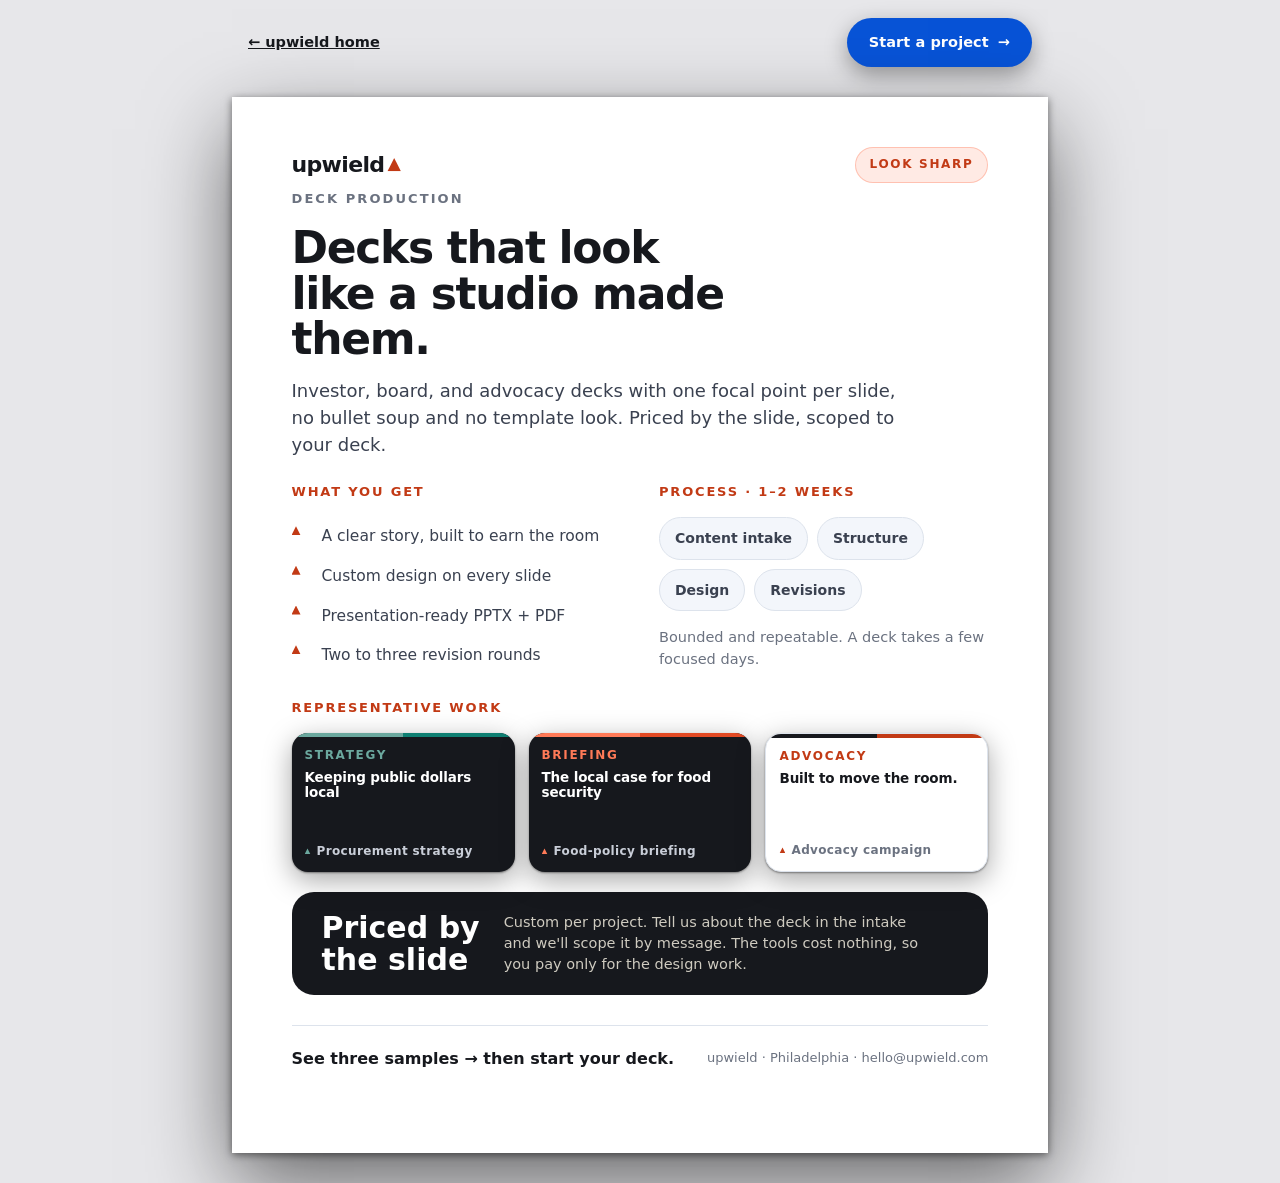
<file: decks.html>
<!DOCTYPE html>
<html lang="en">
<head>
<meta charset="utf-8">
<meta http-equiv="Content-Security-Policy" content="default-src 'self'; script-src 'self' https://stats.iswain.dev; style-src 'self' 'unsafe-inline' https://fonts.googleapis.com; font-src https://fonts.gstatic.com; img-src 'self' data: https://stats.iswain.dev; connect-src 'self' https://formspree.io https://stats.iswain.dev; form-action 'self' https://formspree.io; base-uri 'self'; object-src 'none'">
<meta name="referrer" content="strict-origin-when-cross-origin">
<link rel="canonical" href="https://www.upwield.com/decks.html">
<meta name="viewport" content="width=device-width, initial-scale=1">
<title>Deck Production — Upwield</title>
<link rel="preconnect" href="https://fonts.googleapis.com">
<link rel="preconnect" href="https://fonts.gstatic.com" crossorigin>
<link href="https://fonts.googleapis.com/css2?family=Outfit:wght@300;400;500;600;700&family=Inter:wght@400;500;600;700&display=swap" rel="stylesheet">
<link rel="icon" href="favicon.svg" type="image/svg+xml">
<link rel="stylesheet" href="upwield.css">
<style>
  body{background:#e7e7ea}
  .sheet{padding:.44in .62in}
  .topbar{display:flex;height:7px}.topbar i{flex:1}.topbar .e{background:var(--ember)}.topbar .t{background:var(--teal)}
  .sheet .head{display:flex;justify-content:space-between;align-items:flex-start;margin-top:8px}
  .sheet .head .wordmark{font-size:22px}
  .label{font-family:var(--display);font-weight:700;font-size:13px;letter-spacing:.16em;text-transform:uppercase;color:var(--ink-3);margin-top:6px}
  h1.display{font-size:44px;margin-top:16px;max-width:15ch}
  .sub{font-size:18px;color:var(--ink-2);line-height:1.5;margin-top:16px;max-width:55ch}
  .two{display:grid;grid-template-columns:1fr 1fr;gap:38px;margin-top:24px}
  .blk h3{font-size:13px;letter-spacing:.14em;text-transform:uppercase;color:var(--ember);font-weight:800;margin-bottom:14px}
  .get{list-style:none}
  .get li{display:flex;gap:11px;padding:9px 0;font-size:15.5px;line-height:1.4}
  .steps2{display:flex;flex-wrap:wrap;gap:9px}
  .pill{font-weight:700;font-size:14px;padding:9px 15px;border-radius:var(--r-pill);background:var(--paper-2);border:1px solid var(--paper-edge)}
  .pill .ar{color:var(--ember);margin:0 2px}
  .work{margin-top:22px}
  .work h3{font-size:13px;letter-spacing:.14em;text-transform:uppercase;color:var(--ember);font-weight:800;margin-bottom:14px}
  .tiles{display:grid;grid-template-columns:repeat(3,1fr);gap:14px}
  .dk{aspect-ratio:16/10;border-radius:var(--r-md);overflow:hidden;position:relative;display:flex;flex-direction:column;justify-content:space-between;padding:13px 13px 11px;box-shadow:var(--shadow-sm)}
  .dk .tb{position:absolute;top:0;left:0;right:0;height:4px;display:flex}.dk .tb i{flex:1}
  .dk .cat{font-size:12px;font-weight:800;letter-spacing:.14em;text-transform:uppercase}
  .dk .ttl{font-family:var(--display);font-weight:700;font-size:13.5px;line-height:1.12;letter-spacing:-.01em;margin-top:5px}
  .dk .foot2{display:flex;align-items:center;gap:6px;font-size:12px;font-weight:700;letter-spacing:.03em;margin-top:auto}
  .dk .dot{width:6px;height:6px;flex-shrink:0;clip-path:polygon(50% 0,100% 100%,0 100%)}
  .dk.dark{background:var(--ink);color:#fff;--ember:#FF7A57;--teal:#6BA89E}.dk.dark .cat{color:var(--teal)}.dk.dark .foot2{color:#C9CED8}.dk.light .foot2{color:var(--ink-3)}
  .dk.light{background:var(--white);color:var(--ink);border:1px solid var(--paper-edge)}.dk.light .cat{color:var(--ember)}
  .priceband{display:flex;align-items:center;gap:24px;margin-top:20px;background:var(--ink);color:var(--paper);border-radius:var(--r-lg);padding:20px 30px}
  .priceband .big{font-family:var(--display);font-weight:700;font-size:30px;line-height:1.05;color:#fff;white-space:nowrap}
  .priceband p{color:#CFCBC0;font-size:14.5px;line-height:1.45;max-width:46ch}
  .foot{display:flex;justify-content:space-between;align-items:center;margin-top:30px;padding-top:20px;border-top:1px solid var(--paper-edge)}
  .foot .cta{font-weight:800;font-size:16px;color:var(--ink)}
  .foot .meta{font-size:13px;color:var(--ink-3)}
</style>
</head>
<body>
<nav class="sheet-nav no-print" aria-label="Site">
  <a href="index.html">&larr; upwield home</a>
  <a class="btn btn-beam" href="intake.html?need=sharp">Start a project <span class="arr">&rarr;</span></a>
</nav>
<div class="sheet">
  <div class="head">
    <a class="wordmark">upwield<span class="wedge"></span></a>
    <span class="chip chip-ember">Look sharp</span>
  </div>
  <div class="label">Deck Production</div>
  <h1 class="display">Decks that look like a studio made them.</h1>
  <p class="sub">Investor, board, and advocacy decks with one focal point per slide, no bullet soup and no template look. Priced by the slide, scoped to your deck.</p>

  <div class="two">
    <div class="blk">
      <h3>What you get</h3>
      <ul class="get">
        <li><span class="bullet-wedge" style="background:var(--ember)"></span> A clear story, built to earn the room</li>
        <li><span class="bullet-wedge" style="background:var(--ember)"></span> Custom design on every slide</li>
        <li><span class="bullet-wedge" style="background:var(--ember)"></span> Presentation-ready PPTX + PDF</li>
        <li><span class="bullet-wedge" style="background:var(--ember)"></span> Two to three revision rounds</li>
      </ul>
    </div>
    <div class="blk">
      <h3>Process · 1–2 weeks</h3>
      <div class="steps2">
        <span class="pill">Content intake</span>
        <span class="pill">Structure</span>
        <span class="pill">Design</span>
        <span class="pill">Revisions</span>
      </div>
      <p style="font-size:14.5px;color:var(--ink-3);margin-top:16px;line-height:1.5">Bounded and repeatable. A deck takes a few focused days.</p>
    </div>
  </div>

  <div class="work">
    <h3>Representative work</h3>
    <div class="tiles">
      <div class="dk dark">
        <div class="tb"><i style="background:var(--teal)"></i><i style="background:var(--teal-deep)"></i></div>
        <div><div class="cat">Strategy</div><div class="ttl">Keeping public dollars local</div></div>
        <div class="foot2"><span class="dot" style="background:var(--teal)"></span> Procurement strategy</div>
      </div>
      <div class="dk dark">
        <div class="tb"><i style="background:var(--ember)"></i><i style="background:var(--ember-deep)"></i></div>
        <div><div class="cat" style="color:var(--ember)">Briefing</div><div class="ttl">The local case for food security</div></div>
        <div class="foot2"><span class="dot" style="background:var(--ember)"></span> Food-policy briefing</div>
      </div>
      <div class="dk light">
        <div class="tb"><i style="background:var(--ink)"></i><i style="background:var(--ember)"></i></div>
        <div><div class="cat">Advocacy</div><div class="ttl">Built to move the room.</div></div>
        <div class="foot2"><span class="dot" style="background:var(--ember)"></span> Advocacy campaign</div>
      </div>
    </div>
  </div>

  <div class="priceband">
    <div class="big">Priced by<br>the slide</div>
    <p>Custom per project. Tell us about the deck in the intake and we'll scope it by message. The tools cost nothing, so you pay only for the design work.</p>
  </div>

  <div class="foot">
    <div class="cta">See three samples → then start your deck.</div>
    <div class="meta">upwield · Philadelphia · hello@upwield.com</div>
  </div>
</div>
<script data-goatcounter="https://stats.iswain.dev/s/upwield/count" async src="https://stats.iswain.dev/count.js"></script>
</body>
</html>
</file>
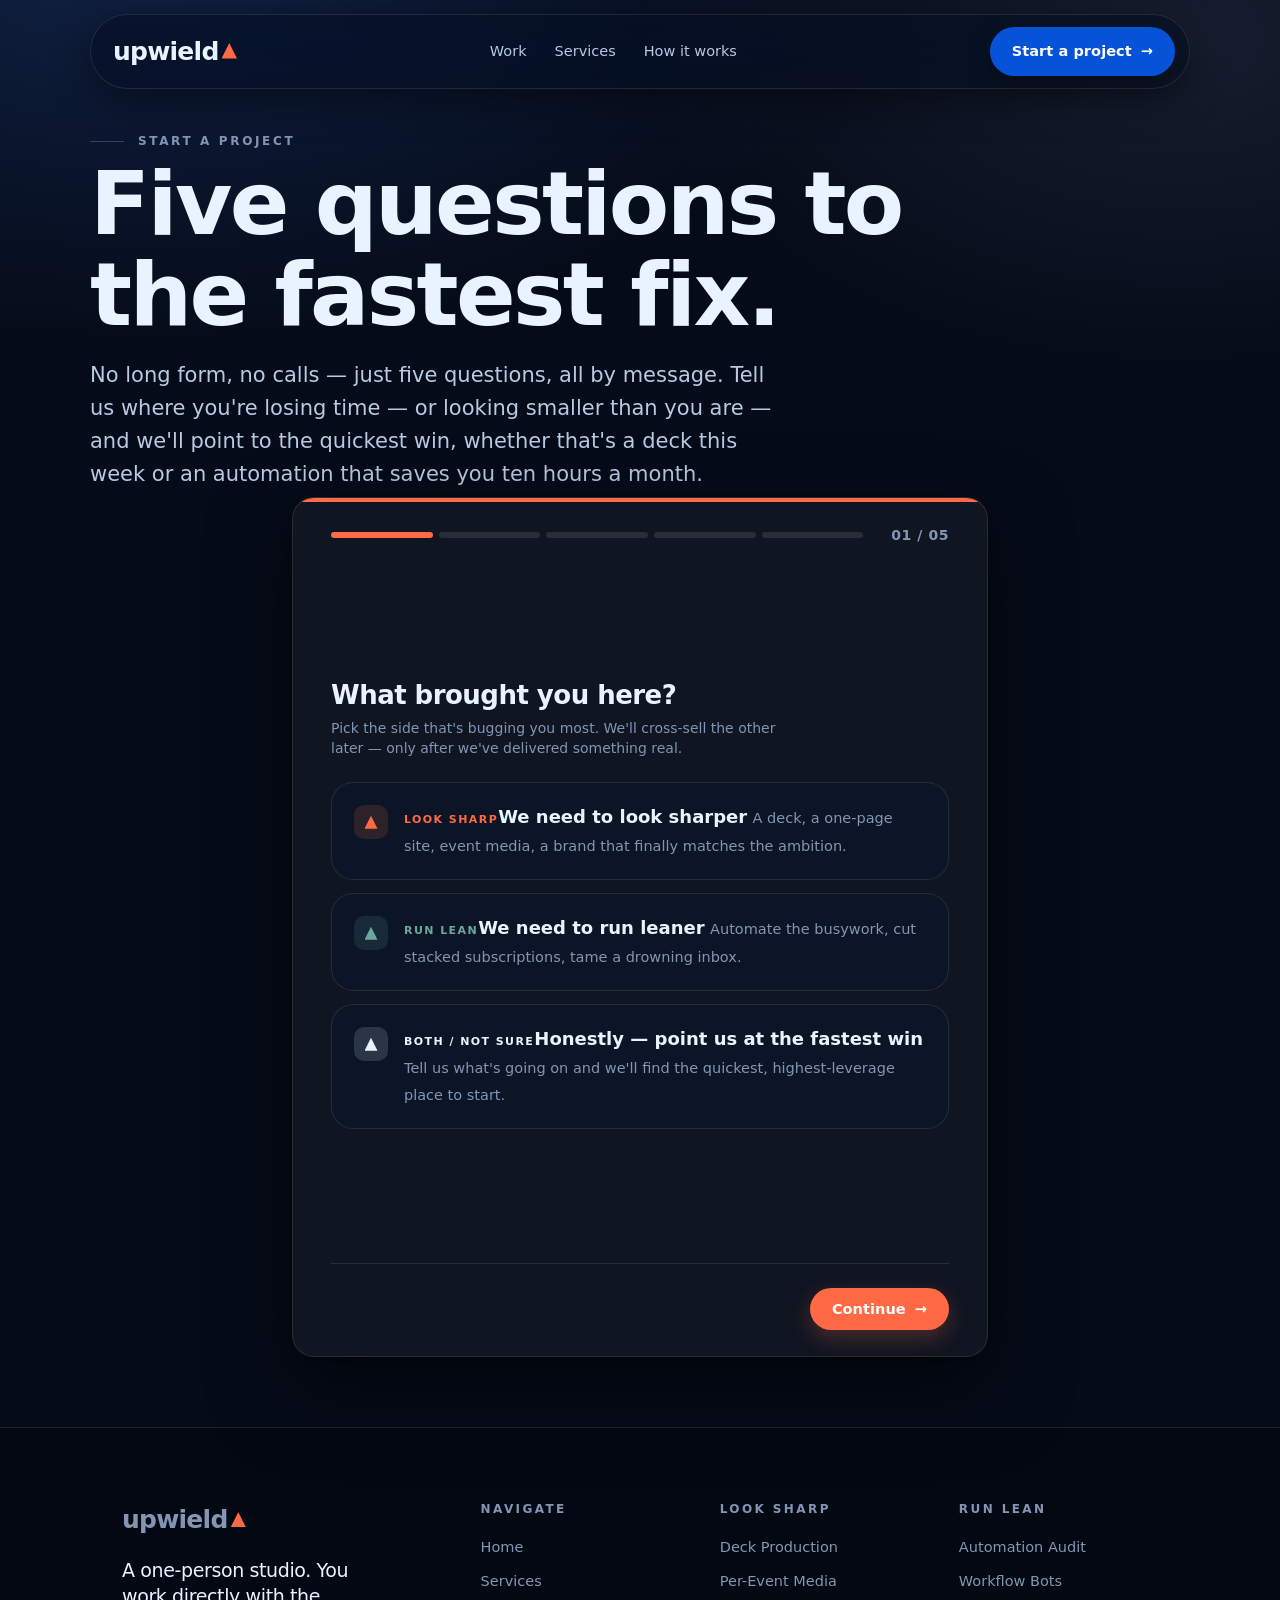
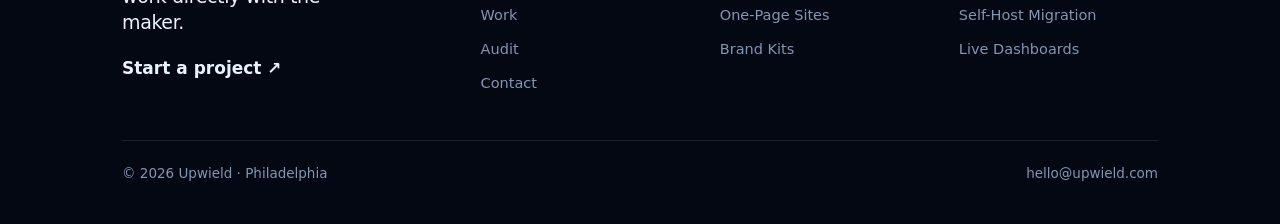
<file: intake.html>
<!DOCTYPE html>
<html lang="en">
<head>
<meta charset="utf-8">
<meta http-equiv="Content-Security-Policy" content="default-src 'self'; script-src 'self' https://stats.iswain.dev; style-src 'self' 'unsafe-inline' https://fonts.googleapis.com; font-src https://fonts.gstatic.com; img-src 'self' data: https://stats.iswain.dev; connect-src 'self' https://formspree.io https://stats.iswain.dev; form-action 'self' https://formspree.io; base-uri 'self'; object-src 'none'">
<meta name="referrer" content="strict-origin-when-cross-origin">
<link rel="canonical" href="https://www.upwield.com/intake.html">
<meta name="viewport" content="width=device-width, initial-scale=1">
<title>Start a project — Upwield</title>
<meta name="description" content="Five questions to the fastest fix — a deck this week or an automation that saves you ten hours a month. Upwield, Philadelphia.">
<link rel="preconnect" href="https://fonts.googleapis.com">
<link rel="preconnect" href="https://fonts.gstatic.com" crossorigin>
<link href="https://fonts.googleapis.com/css2?family=Outfit:wght@300;400;500;600;700&family=Inter:wght@400;500;600;700&display=swap" rel="stylesheet">
<link rel="icon" href="favicon.svg" type="image/svg+xml">
<link rel="stylesheet" href="upwield.css">
<style>
  /* ---- nav (matches services.html) ---- */
  .topbar{display:flex;height:5px}.topbar i{flex:1}.topbar .e{background:var(--ember)}.topbar .t{background:var(--teal)}
  nav{display:flex;align-items:center;justify-content:space-between;padding:22px 0}
  nav .links{display:flex;gap:30px;font-weight:600;font-size:15px}
  nav .links a{color:var(--ink-2);text-decoration:none}nav .links a:hover{color:var(--ink)}

  /* ---- intake hero ---- */
  .head{padding:34px 0 6px}
  .head h1{max-width:16ch;margin-top:8px}
  .head .lead{max-width:52ch;margin-top:18px}

  /* ---- the card ---- */
  .intake-wrap{max-width:760px;margin:0 auto;padding:0 32px 70px}
  .intake-card{--accent:var(--ember);background:var(--white);border:1px solid var(--paper-edge);
    border-radius:var(--r-lg);box-shadow:var(--shadow-lg);padding:26px 38px 26px;position:relative;overflow:hidden}
  .intake-card::before{content:"";position:absolute;left:0;top:0;right:0;height:4px;background:var(--accent);
    transition:background .35s var(--ease)}

  /* progress */
  .progress{display:flex;align-items:center;gap:14px;margin-bottom:30px}
  .segs{display:flex;gap:6px;flex:1}
  .seg{flex:1;height:6px;border-radius:var(--r-pill);background:var(--paper-edge);transition:background .35s var(--ease)}
  .seg.on{background:var(--accent)}
  .count{font-family:var(--display);font-weight:700;font-size:14px;color:var(--ink-3);letter-spacing:.04em;white-space:nowrap}
  .pillar-tag{font-weight:800;font-size:11px;letter-spacing:.13em;text-transform:uppercase;color:var(--accent);
    white-space:nowrap;opacity:0;transition:opacity .3s}
  .pillar-tag.show{opacity:1}

  /* steps */
  .step{display:none;animation:rise .5s var(--ease) both}
  .step.active{display:block}
  .q{font-family:var(--display);font-weight:700;font-size:clamp(20px,2.5vw,26px);letter-spacing:-.02em;
    line-height:1.08;color:var(--ink);max-width:20ch}
  .help{font-size:14px;color:var(--ink-3);line-height:1.45;margin-top:9px;max-width:50ch}

  /* router options */
  .opts{display:grid;gap:13px;margin-top:24px}
  .opt{position:relative;display:block;cursor:pointer}
  .opt input{position:absolute;opacity:0;width:1px;height:1px}
  .opt .box{display:flex;gap:16px;align-items:flex-start;padding:20px 22px;background:var(--paper-2);
    border:1.5px solid var(--paper-edge);border-radius:var(--r-lg);transition:transform .18s var(--ease),border-color .18s,background .18s,box-shadow .18s}
  .opt:hover .box{transform:translateY(-2px)}
  .opt input:checked + .box{border-color:var(--pc);background:rgba(255,255,255,.09);box-shadow:var(--glow)}
  .opt input:focus-visible + .box{outline:2px solid var(--pc);outline-offset:3px}
  .opt .mk{flex-shrink:0;width:34px;height:34px;border-radius:var(--r-sm);display:grid;place-items:center;
    background:color-mix(in srgb,var(--pc) 14%,transparent);margin-top:2px}
  .opt .mk i{width:13px;height:13px;background:var(--pc);clip-path:polygon(50% 0,100% 100%,0 100%)}
  .opt .lab{font-weight:800;font-size:11px;letter-spacing:.13em;text-transform:uppercase;color:var(--pc)}
  .opt .ttl{font-weight:700;font-size:18px;color:var(--ink);margin-top:3px}
  .opt .sub{font-size:14.5px;color:var(--ink-3);line-height:1.45;margin-top:3px}

  /* fields */
  .field{margin-top:22px}
  .field > label{display:block;font-weight:700;font-size:14px;margin-bottom:7px;color:var(--ink-2)}
  .field .opt-note{font-weight:600;font-size:12px;color:var(--ink-3);letter-spacing:.02em}
  input,select,textarea{width:100%;font-family:var(--body);font-size:16px;color:var(--ink);background:var(--paper-2);
    border:1.5px solid var(--paper-edge);border-radius:var(--r-md);padding:13px 15px;transition:border-color .18s,box-shadow .18s}
  textarea{min-height:140px;resize:vertical;line-height:1.55}
  input:focus,select:focus,textarea:focus{outline:none;border-color:var(--accent);
    box-shadow:0 0 0 3px color-mix(in srgb,var(--accent) 20%,transparent)}
  select{appearance:none;background-image:url("data:image/svg+xml,%3Csvg xmlns='http://www.w3.org/2000/svg' width='12' height='8'%3E%3Cpath d='M1 1l5 5 5-5' stroke='%238296B4' stroke-width='1.6' fill='none' stroke-linecap='round'/%3E%3C/svg%3E");
    background-repeat:no-repeat;background-position:right 16px center;padding-right:40px}
  .grid2{display:grid;grid-template-columns:1fr 1fr;gap:14px}
  @media(max-width:560px){.grid2{grid-template-columns:1fr}}

  /* pill radios */
  .pills{display:flex;flex-wrap:wrap;gap:10px;margin-top:8px}
  .pill{position:relative}
  .pill input{position:absolute;opacity:0;width:1px;height:1px}
  .pill span{display:inline-block;padding:11px 17px;border:1.5px solid var(--paper-edge);border-radius:var(--r-pill);
    background:var(--paper-2);font-weight:600;font-size:14.5px;color:var(--ink-2);cursor:pointer;transition:.18s var(--ease)}
  .pill span:hover{transform:translateY(-1px)}
  .pill input:checked + span{border-color:var(--beam);background:rgba(63,130,255,.20);color:var(--ink);box-shadow:none}
  .pill input:focus-visible + span{outline:2px solid var(--accent);outline-offset:2px}

  /* wizard nav */
  .werr{color:var(--ember-deep);font-weight:600;font-size:14px;margin-top:18px;min-height:1px;display:none}
  .werr.show{display:block}
  .wnav{display:flex;align-items:center;justify-content:space-between;gap:14px;margin-top:30px;
    padding-top:24px;border-top:1px solid var(--paper-edge)}
  .btn-accent{background:var(--accent);color:#fff;box-shadow:0 8px 22px color-mix(in srgb,var(--accent) 26%,transparent)}
  .btn-accent:hover{filter:brightness(.94)}
  .back{background:none;border:0;font-family:var(--body);font-weight:700;font-size:15px;color:var(--ink-3);
    cursor:pointer;padding:8px 4px;display:inline-flex;align-items:center;gap:7px;transition:color .18s}
  .back:hover{color:var(--ink)}
  .back[hidden]{visibility:hidden}
  .reassure{font-size:13px;color:var(--ink-3);margin-top:14px}

  /* success */
  .done{display:none;text-align:center;padding:18px 6px 8px}
  .done.show{display:block;animation:rise .6s var(--ease) both}
  .done .bigwedge{width:58px;height:58px;margin:0 auto 22px;background:var(--accent);
    clip-path:polygon(50% 0,100% 100%,0 100%)}
  .done h2{font-family:var(--display);font-weight:700;font-size:clamp(30px,4.4vw,42px);letter-spacing:-.025em;color:var(--ink)}
  .done p{font-size:16.5px;color:var(--ink-2);line-height:1.55;max-width:44ch;margin:16px auto 0}
  .done .row{display:flex;gap:12px;justify-content:center;flex-wrap:wrap;margin-top:30px}

  footer{padding:54px 0 60px}.foot{display:flex;justify-content:space-between;align-items:center;flex-wrap:wrap;gap:16px}
  .foot .meta{font-size:14px;color:var(--ink-3)}.foot .meta b{color:var(--ink-2)}

  @media (prefers-reduced-motion: reduce){
    .step,.done,.rise{animation:none!important}
    .btn:hover,.opt:hover .box,.pill span:hover{transform:none}
  }
</style>
</head>
<body>
<div class="navbar no-print">
  <div class="inner">
    <a class="wordmark" href="index.html">upwield<span class="wedge"></span></a>
    <div class="links"><a href="index.html#work">Work</a><a href="services.html">Services</a><a href="index.html#how">How it works</a></div>
    <a class="btn btn-beam" href="services.html">Start a project <span class="arr">→</span></a>
  </div>
</div>

<header class="wrap head">
  <div class="eyebrow rise d1">Start a project</div>
  <h1 class="display rise d2">Five questions to the fastest fix.</h1>
  <p class="lead rise d3">No long form, no calls — just five questions, all by message. Tell us where you're losing time — or looking smaller than you are — and we'll point to the quickest win, whether that's a deck this week or an automation that saves you ten hours a month.</p>
</header>

<div class="intake-wrap rise d4">
  <div class="intake-card" id="card">

    <!-- progress -->
    <div class="progress" id="progress">
      <div class="segs">
        <span class="seg on"></span><span class="seg"></span><span class="seg"></span><span class="seg"></span><span class="seg"></span>
      </div>
      <span class="pillar-tag" id="pillarTag"></span>
      <span class="count" id="count">01 / 05</span>
    </div>

    <form id="intake" novalidate>
      <!-- honeypot -->
      <input type="text" name="_gotcha" tabindex="-1" autocomplete="off" style="position:absolute;left:-9999px" aria-hidden="true">

      <!-- Q1 — router -->
      <section class="step active" data-req="need" aria-label="Question 1 of 5">
        <h2 class="q">What brought you here?</h2>
        <p class="help">Pick the side that's bugging you most. We'll cross-sell the other later — only after we've delivered something real.</p>
        <div class="opts">
          <label class="opt" style="--pc:var(--ember)">
            <input type="radio" name="need" value="sharp">
            <span class="box">
              <span class="mk"><i></i></span>
              <span><span class="lab">Look sharp</span><span class="ttl">We need to look sharper</span>
              <span class="sub">A deck, a one-page site, event media, a brand that finally matches the ambition.</span></span>
            </span>
          </label>
          <label class="opt" style="--pc:var(--teal)">
            <input type="radio" name="need" value="lean">
            <span class="box">
              <span class="mk"><i></i></span>
              <span><span class="lab">Run lean</span><span class="ttl">We need to run leaner</span>
              <span class="sub">Automate the busywork, cut stacked subscriptions, tame a drowning inbox.</span></span>
            </span>
          </label>
          <label class="opt" style="--pc:var(--ink)">
            <input type="radio" name="need" value="both">
            <span class="box">
              <span class="mk"><i></i></span>
              <span><span class="lab">Both / not sure</span><span class="ttl">Honestly — point us at the fastest win</span>
              <span class="sub">Tell us what's going on and we'll find the quickest, highest-leverage place to start.</span></span>
            </span>
          </label>
        </div>
      </section>

      <!-- Q2 — the trigger -->
      <section class="step" data-req="trigger" aria-label="Question 2 of 5">
        <h2 class="q">What's the one thing that pushed you to reach out?</h2>
        <p class="help">Plain words are best. The more specific you are, the faster we can point at a fix.</p>
        <div class="field">
          <label for="trigger">The situation</label>
          <textarea id="trigger" name="trigger" placeholder="The board deck is due in two weeks and ours looks homemade… our inbox is drowning and things slip… the site looks ten years old…"></textarea>
        </div>
      </section>

      <!-- Q3 — org -->
      <section class="step" data-req="org_name" aria-label="Question 3 of 5">
        <h2 class="q">Tell us about your organization.</h2>
        <p class="help">Small is the whole point — Upwield exists to make small orgs punch above their size.</p>
        <div class="field">
          <label for="org_name">Organization name</label>
          <input id="org_name" name="org_name" type="text" placeholder="Acme Collective" autocomplete="organization">
        </div>
        <div class="field">
          <label for="org_what">What you do <span class="opt-note">— one line, optional</span></label>
          <input id="org_what" name="org_what" type="text" placeholder="Neighborhood nonprofit feeding 200 families a week">
        </div>
        <div class="field">
          <label>How many people on the team?</label>
          <div class="pills" role="radiogroup" aria-label="Team size">
            <label class="pill"><input type="radio" name="team_size" value="Just me"><span>Just me</span></label>
            <label class="pill"><input type="radio" name="team_size" value="2–10"><span>2–10</span></label>
            <label class="pill"><input type="radio" name="team_size" value="11–50"><span>11–50</span></label>
            <label class="pill"><input type="radio" name="team_size" value="50+"><span>50+</span></label>
          </div>
        </div>
      </section>

      <!-- Q4 — scope -->
      <section class="step" data-req="timeline" aria-label="Question 4 of 5">
        <h2 class="q">When do you need it — and how big is this?</h2>
        <p class="help">Pricing is always custom; this just helps us scope the first step. Skip the budget if you'd rather talk it through.</p>
        <div class="field">
          <label>Timeline</label>
          <div class="pills" role="radiogroup" aria-label="Timeline">
            <label class="pill"><input type="radio" name="timeline" value="This week"><span>This week</span></label>
            <label class="pill"><input type="radio" name="timeline" value="This month"><span>This month</span></label>
            <label class="pill"><input type="radio" name="timeline" value="This quarter"><span>This quarter</span></label>
            <label class="pill"><input type="radio" name="timeline" value="Just exploring"><span>Just exploring</span></label>
          </div>
        </div>
        <div class="field">
          <label for="budget">Rough budget <span class="opt-note">— optional</span></label>
          <select id="budget" name="budget">
            <option value="">Prefer to talk it through</option>
            <option>Under $2.5k</option>
            <option>$2.5k – $5k</option>
            <option>$5k – $15k</option>
            <option>$15k+</option>
          </select>
        </div>
      </section>

      <!-- Q5 — contact -->
      <section class="step" data-req="name,email" aria-label="Question 5 of 5">
        <h2 class="q">Where should we send your project recommendation?</h2>
        <p class="help">You’ll hear back by email within one business day with a recommended scope, estimated pricing, and the next steps for working together. No sales call required.</p>
        <div class="grid2">
          <div class="field" style="margin-top:14px">
            <label for="name">Your name</label>
            <input id="name" name="name" type="text" placeholder="Jordan Rivera" autocomplete="name">
          </div>
          <div class="field" style="margin-top:14px">
            <label for="email">Email</label>
            <input id="email" name="email" type="email" placeholder="jordan@acme.org" autocomplete="email">
          </div>
        </div>
        <p class="reassure">We review every request personally. Your response will outline what we recommend, what it may cost, and how to move forward. Everything is handled by email unless a conversation would be helpful.</p>
      </section>

      <div class="werr" id="werr" role="alert"></div>

      <div class="wnav">
        <button type="button" class="back" id="back" hidden>&larr; Back</button>
        <button type="submit" class="btn btn-accent" id="next">Continue <span class="arr">&rarr;</span></button>
      </div>
    </form>

    <!-- success -->
    <div class="done" id="done" aria-live="polite">
      <div class="bigwedge"></div>
      <h2 id="doneTtl">Got it.</h2>
      <p id="doneMsg">Your answers are in. Expect a reply by email within one business day with the fastest next step.</p>
      <div class="row" id="doneRow">
        <a class="btn btn-ink" href="index.html#work">See the work <span class="arr">&rarr;</span></a>
        <a class="btn btn-ghost" href="index.html">Back to home</a>
      </div>
    </div>

  </div>
</div>

<footer class="site-foot">
  <div class="wrap">
    <div class="cols">
      <div>
        <a class="wordmark" href="index.html">upwield<span class="wedge"></span></a>
        <p style="margin-top:18px;font-family:var(--display);font-size:19px;color:var(--ink);
                  letter-spacing:-.02em;line-height:1.35;max-width:20ch">A one-person studio. You work directly with the maker.</p>
        <a href="intake.html" style="display:inline-flex;gap:8px;margin-top:20px;font-weight:600;color:var(--ink)">Start a project ↗</a>
      </div>
      <div>
        <div class="lbl">Navigate</div>
        <div style="display:grid;gap:11px;font-size:14.5px">
          <a href="index.html">Home</a><a href="services.html">Services</a>
          <a href="work.html">Work</a><a href="audit.html">Audit</a><a href="intake.html">Contact</a>
        </div>
      </div>
      <div>
        <div class="lbl">Look sharp</div>
        <div style="display:grid;gap:11px;font-size:14.5px">
          <a href="decks.html">Deck Production</a><a href="media.html">Per-Event Media</a>
          <a href="services.html">One-Page Sites</a><a href="services.html">Brand Kits</a>
        </div>
      </div>
      <div>
        <div class="lbl">Run lean</div>
        <div style="display:grid;gap:11px;font-size:14.5px">
          <a href="audit.html">Automation Audit</a><a href="services.html">Workflow Bots</a>
          <a href="services.html">Self-Host Migration</a><a href="services.html">Live Dashboards</a>
        </div>
      </div>
    </div>
    <hr class="rule foot-rule">
    <div style="display:flex;justify-content:space-between;flex-wrap:wrap;gap:14px;font-size:13.5px;color:var(--ink-3)">
      <span>© 2026 Upwield · Philadelphia</span>
      <span>hello@upwield.com</span>
    </div>
  </div>
</footer>

<script src="intake.js"></script>
<script data-goatcounter="https://stats.iswain.dev/s/upwield/count" async src="https://stats.iswain.dev/count.js"></script>
</body>
</html>
</file>
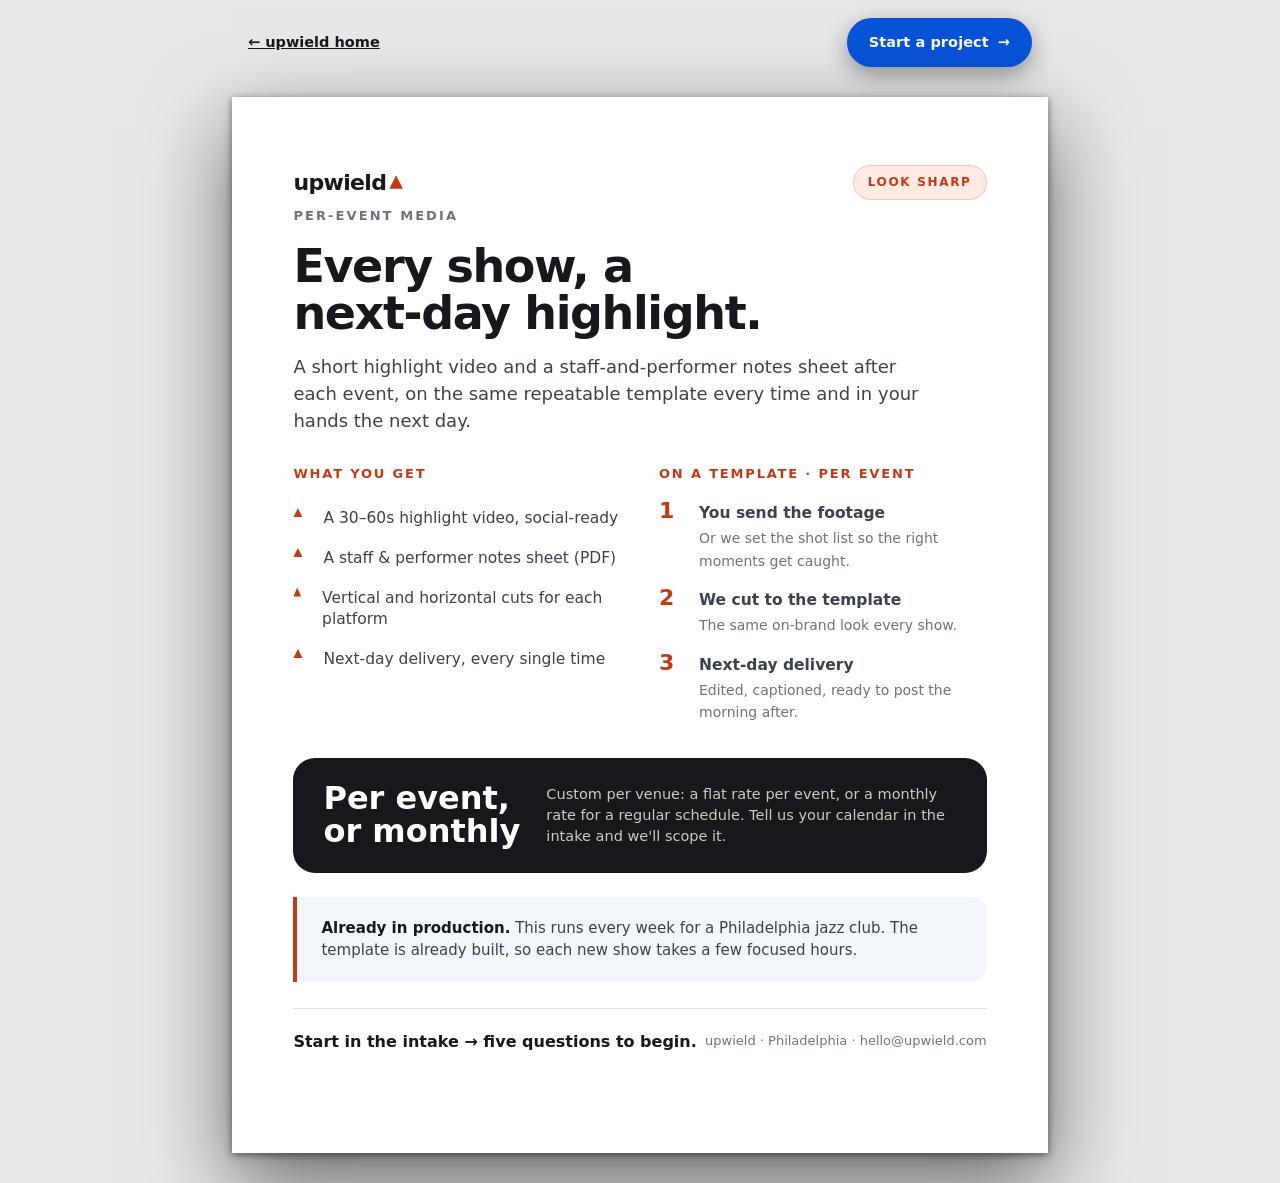
<file: media.html>
<!DOCTYPE html>
<html lang="en">
<head>
<meta charset="utf-8">
<meta http-equiv="Content-Security-Policy" content="default-src 'self'; script-src 'self' https://stats.iswain.dev; style-src 'self' 'unsafe-inline' https://fonts.googleapis.com; font-src https://fonts.gstatic.com; img-src 'self' data: https://stats.iswain.dev; connect-src 'self' https://formspree.io https://stats.iswain.dev; form-action 'self' https://formspree.io; base-uri 'self'; object-src 'none'">
<meta name="referrer" content="strict-origin-when-cross-origin">
<link rel="canonical" href="https://www.upwield.com/media.html">
<meta name="viewport" content="width=device-width, initial-scale=1">
<title>Per-Event Media — Upwield</title>
<link rel="preconnect" href="https://fonts.googleapis.com">
<link rel="preconnect" href="https://fonts.gstatic.com" crossorigin>
<link href="https://fonts.googleapis.com/css2?family=Outfit:wght@300;400;500;600;700&family=Inter:wght@400;500;600;700&display=swap" rel="stylesheet">
<link rel="icon" href="favicon.svg" type="image/svg+xml">
<link rel="stylesheet" href="upwield.css">
<style>
  body{background:#e7e7ea}
  .topbar{display:flex;height:7px}.topbar i{flex:1}.topbar .e{background:var(--ember)}.topbar .t{background:var(--teal)}
  .sheet .head{display:flex;justify-content:space-between;align-items:flex-start;margin-top:8px}
  .sheet .head .wordmark{font-size:22px}
  .label{font-family:var(--display);font-weight:700;font-size:13px;letter-spacing:.16em;text-transform:uppercase;color:var(--ink-3);margin-top:6px}
  h1.display{font-size:46px;margin-top:16px;max-width:15ch}
  .sub{font-size:18px;color:var(--ink-2);line-height:1.5;margin-top:16px;max-width:55ch}
  .two{display:grid;grid-template-columns:1fr 1fr;gap:38px;margin-top:30px}
  .blk h3{font-size:13px;letter-spacing:.14em;text-transform:uppercase;color:var(--ember);font-weight:800;margin-bottom:14px}
  .get{list-style:none}
  .get li{display:flex;gap:11px;padding:9px 0;font-size:15.5px;line-height:1.4}
  .steps2{display:flex;flex-direction:column;gap:14px}
  .stp{display:flex;gap:14px;align-items:flex-start}
  .stp .n{font-family:var(--display);font-weight:700;font-size:22px;color:var(--ember);line-height:1.1;min-width:26px}
  .stp b{font-size:15.5px}.stp span{display:block;font-size:14px;color:var(--ink-3);margin-top:1px}
  .priceband{display:flex;align-items:center;gap:26px;margin-top:34px;background:var(--ink);color:var(--paper);border-radius:var(--r-lg);padding:24px 30px}
  .priceband .big{font-family:var(--display);font-weight:700;font-size:32px;line-height:1.05;color:#fff;white-space:nowrap}
  .priceband p{color:#CFCBC0;font-size:14.5px;line-height:1.45;max-width:44ch}
  .then{margin-top:24px;padding:20px 24px;background:var(--paper-2);border-left:4px solid var(--ember);border-radius:0 var(--r-md) var(--r-md) 0}
  .then b{color:var(--ink)}.then{font-size:15px;color:var(--ink-2);line-height:1.5}
  .foot{display:flex;justify-content:space-between;align-items:center;margin-top:26px;padding-top:20px;border-top:1px solid var(--paper-edge)}
  .foot .cta{font-weight:800;font-size:16px;color:var(--ink)}
  .foot .meta{font-size:13px;color:var(--ink-3)}
</style>
</head>
<body>
<nav class="sheet-nav no-print" aria-label="Site">
  <a href="index.html">&larr; upwield home</a>
  <a class="btn btn-beam" href="intake.html?need=sharp">Start a project <span class="arr">&rarr;</span></a>
</nav>
<div class="sheet">
  <div class="head">
    <a class="wordmark">upwield<span class="wedge"></span></a>
    <span class="chip chip-ember">Look sharp</span>
  </div>
  <div class="label">Per-Event Media</div>
  <h1 class="display">Every show, a next-day highlight.</h1>
  <p class="sub">A short highlight video and a staff-and-performer notes sheet after each event, on the same repeatable template every time and in your hands the next day.</p>

  <div class="two">
    <div class="blk">
      <h3>What you get</h3>
      <ul class="get">
        <li><span class="bullet-wedge" style="background:var(--ember)"></span> A 30–60s highlight video, social-ready</li>
        <li><span class="bullet-wedge" style="background:var(--ember)"></span> A staff &amp; performer notes sheet (PDF)</li>
        <li><span class="bullet-wedge" style="background:var(--ember)"></span> Vertical and horizontal cuts for each platform</li>
        <li><span class="bullet-wedge" style="background:var(--ember)"></span> Next-day delivery, every single time</li>
      </ul>
    </div>
    <div class="blk">
      <h3>On a template · per event</h3>
      <div class="steps2">
        <div class="stp"><div class="n">1</div><div><b>You send the footage</b><span>Or we set the shot list so the right moments get caught.</span></div></div>
        <div class="stp"><div class="n">2</div><div><b>We cut to the template</b><span>The same on-brand look every show.</span></div></div>
        <div class="stp"><div class="n">3</div><div><b>Next-day delivery</b><span>Edited, captioned, ready to post the morning after.</span></div></div>
      </div>
    </div>
  </div>

  <div class="priceband">
    <div class="big">Per event,<br>or monthly</div>
    <p>Custom per venue: a flat rate per event, or a monthly rate for a regular schedule. Tell us your calendar in the intake and we'll scope it.</p>
  </div>

  <p class="then"><b>Already in production.</b> This runs every week for a Philadelphia jazz club. The template is already built, so each new show takes a few focused hours.</p>

  <div class="foot">
    <div class="cta">Start in the intake → five questions to begin.</div>
    <div class="meta">upwield · Philadelphia · hello@upwield.com</div>
  </div>
</div>
<script data-goatcounter="https://stats.iswain.dev/s/upwield/count" async src="https://stats.iswain.dev/count.js"></script>
</body>
</html>
</file>
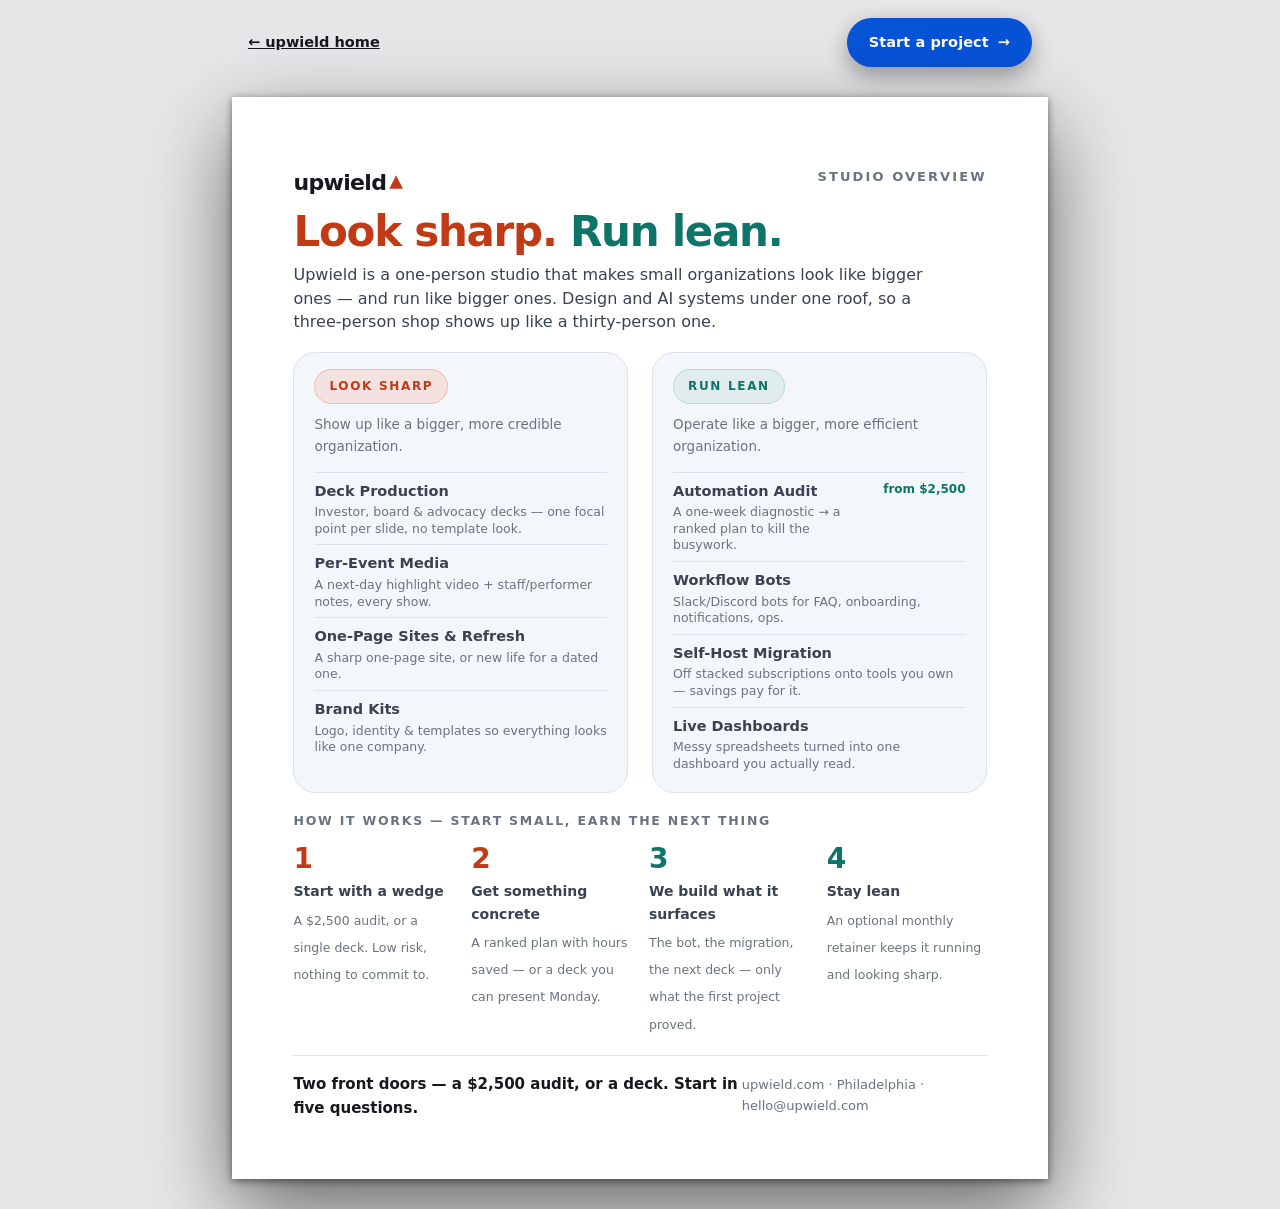
<file: overview.html>
<!DOCTYPE html>
<html lang="en">
<head>
<meta charset="utf-8">
<meta http-equiv="Content-Security-Policy" content="default-src 'self'; script-src 'self' https://stats.iswain.dev; style-src 'self' 'unsafe-inline' https://fonts.googleapis.com; font-src https://fonts.gstatic.com; img-src 'self' data: https://stats.iswain.dev; connect-src 'self' https://formspree.io https://stats.iswain.dev; form-action 'self' https://formspree.io; base-uri 'self'; object-src 'none'">
<meta name="referrer" content="strict-origin-when-cross-origin">
<link rel="canonical" href="https://www.upwield.com/overview.html">
<meta name="viewport" content="width=device-width, initial-scale=1">
<title>Studio Overview — Upwield</title>
<link rel="icon" href="favicon.svg" type="image/svg+xml">
<link rel="preconnect" href="https://fonts.googleapis.com">
<link rel="preconnect" href="https://fonts.gstatic.com" crossorigin>
<link href="https://fonts.googleapis.com/css2?family=Outfit:wght@300;400;500;600;700&family=Inter:wght@400;500;600;700&display=swap" rel="stylesheet">
<link rel="stylesheet" href="upwield.css">
<style>
  body{background:#e7e7ea}
  .topbar{display:flex;height:7px}.topbar i{flex:1}.topbar .e{background:var(--ember)}.topbar .t{background:var(--teal)}
  .sheet .head{display:flex;justify-content:space-between;align-items:flex-start;margin-top:8px}
  .sheet .head .wordmark{font-size:22px}
  .label{font-family:var(--display);font-weight:700;font-size:13px;letter-spacing:.16em;text-transform:uppercase;color:var(--ink-3);margin-top:6px}
  h1.display{font-size:42px;margin-top:10px;max-width:18ch}
  h1.display .e{color:var(--ember)}h1.display .t{color:var(--teal)}
  .sub{font-size:16px;color:var(--ink-2);line-height:1.48;margin-top:10px;max-width:62ch}
  .cols{display:grid;grid-template-columns:1fr 1fr;gap:24px;margin-top:18px}
  .col{padding:16px 20px 12px;background:var(--paper-2);border:1px solid var(--paper-edge);border-radius:var(--r-lg)}
  .col .promise{font-size:13.5px;color:var(--ink-3);margin:10px 0 14px}
  .row{display:flex;gap:10px;align-items:flex-start;padding:7px 0;border-top:1px solid var(--paper-edge)}
  .row .nm{font-weight:700;font-size:14.5px}
  .row .ds{font-size:12.5px;color:var(--ink-3);line-height:1.35;margin-top:1px}
  .row .pr{font-weight:800;font-size:12px;color:var(--teal);white-space:nowrap;margin-left:auto}
  .how{margin-top:18px}
  .how h3{font-size:12.5px;letter-spacing:.14em;text-transform:uppercase;color:var(--ink-3);font-weight:800;margin-bottom:14px}
  .steps{display:grid;grid-template-columns:repeat(4,1fr);gap:18px}
  .step .n{font-family:var(--display);font-weight:700;font-size:28px;color:var(--ember);line-height:1}
  .step:nth-child(3) .n,.step:nth-child(4) .n{color:var(--teal)}
  .step b{display:block;font-size:14px;margin:7px 0 3px}
  .step span{font-size:12.5px;color:var(--ink-3);line-height:1.4}
  .foot{display:flex;justify-content:space-between;align-items:center;margin-top:18px;padding-top:16px;border-top:1px solid var(--paper-edge)}
  .foot .cta{font-weight:800;font-size:15px;color:var(--ink)}
  .foot .meta{font-size:13px;color:var(--ink-3)}
</style>
</head>
<body>
<nav class="sheet-nav no-print" aria-label="Site">
  <a href="index.html">&larr; upwield home</a>
  <a class="btn btn-beam" href="intake.html?need=both">Start a project <span class="arr">&rarr;</span></a>
</nav>
<div class="sheet">
  <div class="head">
    <a class="wordmark">upwield<span class="wedge"></span></a>
    <span class="label" style="margin-top:2px">Studio Overview</span>
  </div>
  <h1 class="display"><span class="e">Look sharp.</span> <span class="t">Run lean.</span></h1>
  <p class="sub">Upwield is a one-person studio that makes small organizations look like bigger ones — and run like bigger ones. Design and AI systems under one roof, so a three-person shop shows up like a thirty-person one.</p>

  <div class="cols">
    <div class="col">
      <span class="chip chip-ember">Look sharp</span>
      <p class="promise">Show up like a bigger, more credible organization.</p>
      <div class="row"><div><div class="nm">Deck Production</div><div class="ds">Investor, board &amp; advocacy decks — one focal point per slide, no template look.</div></div></div>
      <div class="row"><div><div class="nm">Per-Event Media</div><div class="ds">A next-day highlight video + staff/performer notes, every show.</div></div></div>
      <div class="row"><div><div class="nm">One-Page Sites &amp; Refresh</div><div class="ds">A sharp one-page site, or new life for a dated one.</div></div></div>
      <div class="row"><div><div class="nm">Brand Kits</div><div class="ds">Logo, identity &amp; templates so everything looks like one company.</div></div></div>
    </div>
    <div class="col">
      <span class="chip chip-teal">Run lean</span>
      <p class="promise">Operate like a bigger, more efficient organization.</p>
      <div class="row"><div><div class="nm">Automation Audit</div><div class="ds">A one-week diagnostic → a ranked plan to kill the busywork.</div></div><div class="pr">from $2,500</div></div>
      <div class="row"><div><div class="nm">Workflow Bots</div><div class="ds">Slack/Discord bots for FAQ, onboarding, notifications, ops.</div></div></div>
      <div class="row"><div><div class="nm">Self-Host Migration</div><div class="ds">Off stacked subscriptions onto tools you own — savings pay for it.</div></div></div>
      <div class="row"><div><div class="nm">Live Dashboards</div><div class="ds">Messy spreadsheets turned into one dashboard you actually read.</div></div></div>
    </div>
  </div>

  <div class="how">
    <h3>How it works — start small, earn the next thing</h3>
    <div class="steps">
      <div class="step"><div class="n">1</div><b>Start with a wedge</b><span>A $2,500 audit, or a single deck. Low risk, nothing to commit to.</span></div>
      <div class="step"><div class="n">2</div><b>Get something concrete</b><span>A ranked plan with hours saved — or a deck you can present Monday.</span></div>
      <div class="step"><div class="n">3</div><b>We build what it surfaces</b><span>The bot, the migration, the next deck — only what the first project proved.</span></div>
      <div class="step"><div class="n">4</div><b>Stay lean</b><span>An optional monthly retainer keeps it running and looking sharp.</span></div>
    </div>
  </div>

  <div class="foot">
    <div class="cta">Two front doors — a $2,500 audit, or a deck. Start in five questions.</div>
    <div class="meta">upwield.com · Philadelphia · hello@upwield.com</div>
  </div>
</div>
<script data-goatcounter="https://stats.iswain.dev/s/upwield/count" async src="https://stats.iswain.dev/count.js"></script>
</body>
</html>
</file>
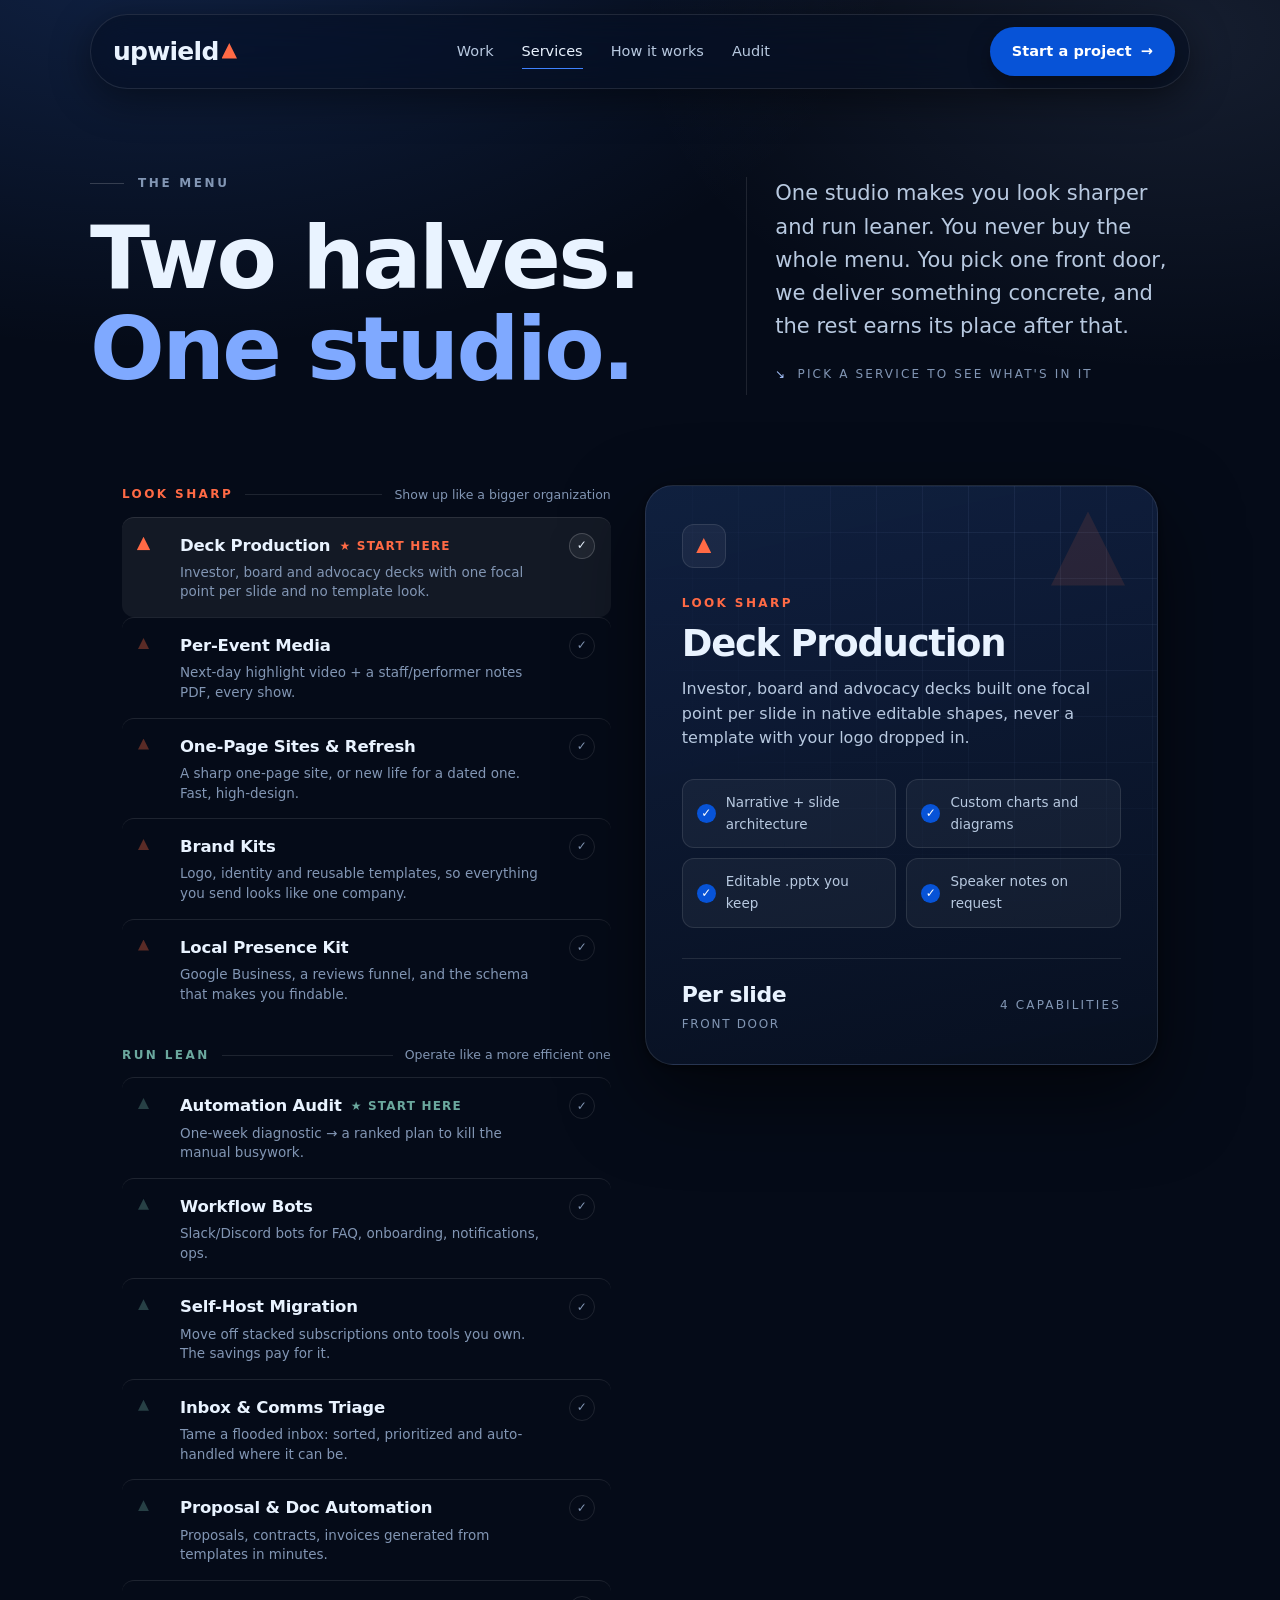
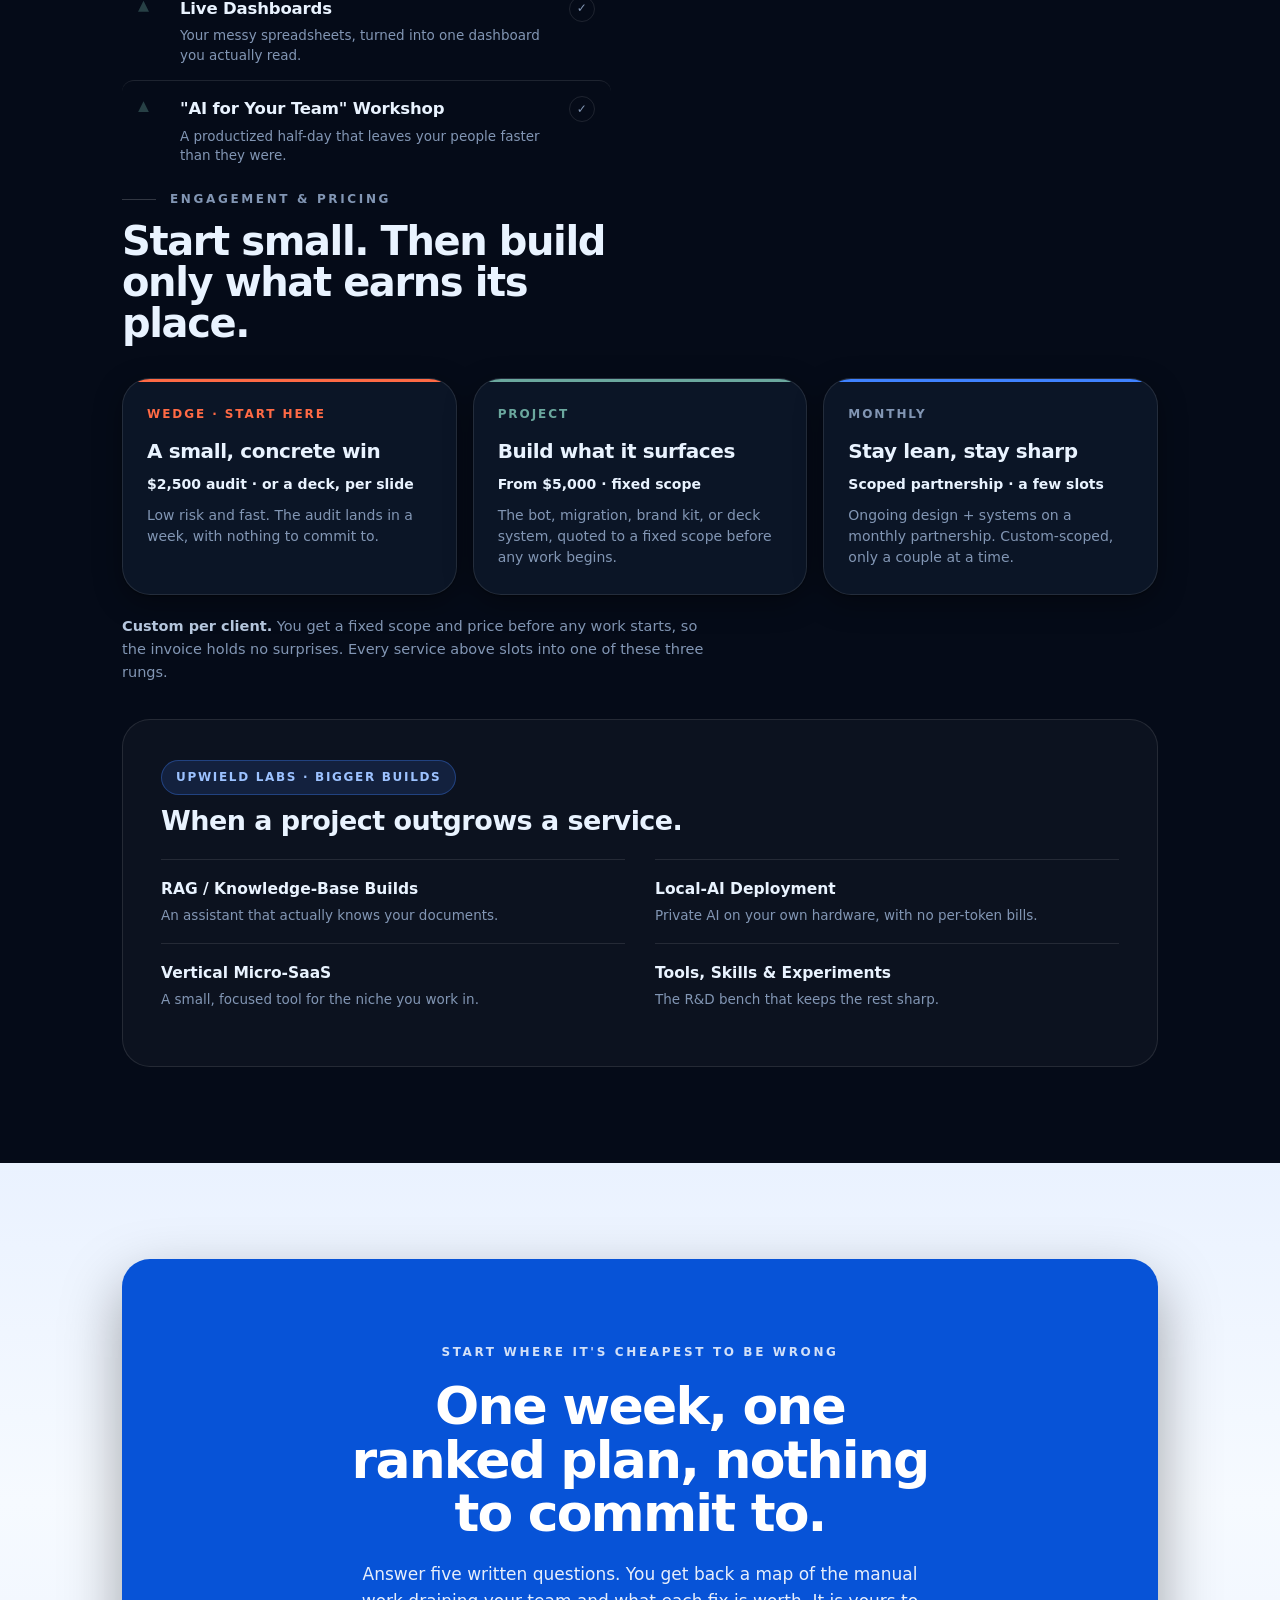
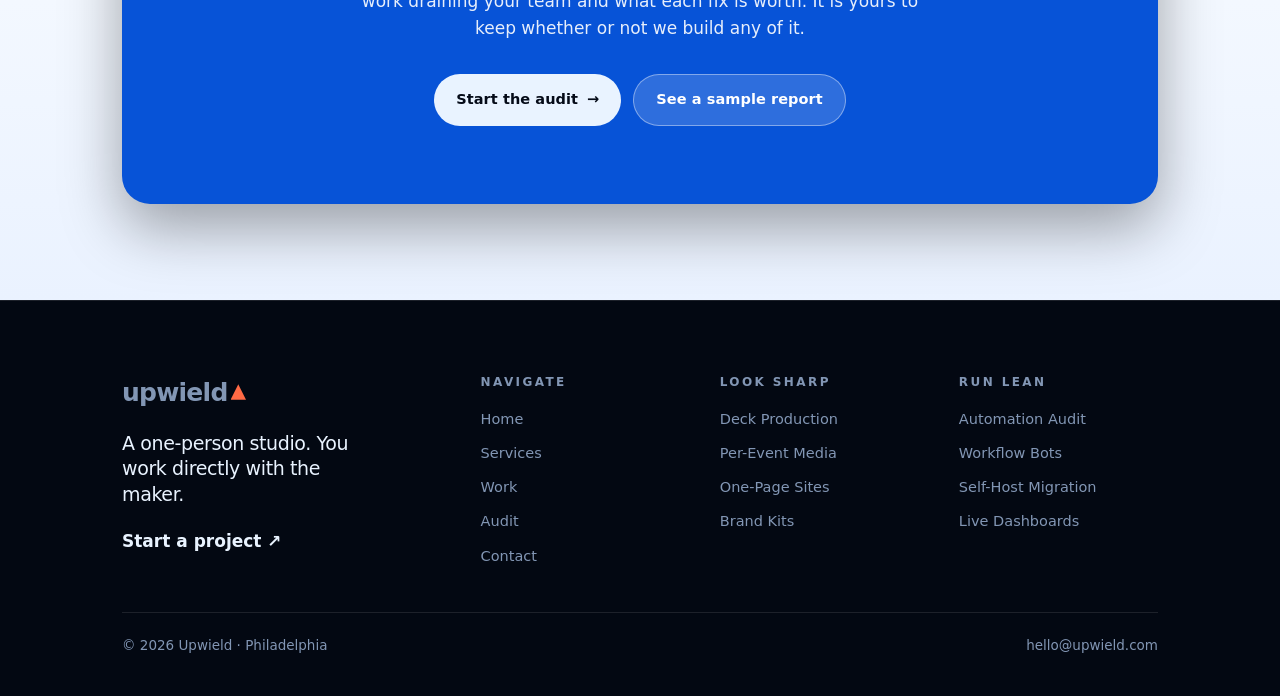
<file: services.html>
<!DOCTYPE html>
<html lang="en">
<head>
<meta charset="utf-8">
<meta http-equiv="Content-Security-Policy" content="default-src 'self'; script-src 'self' https://stats.iswain.dev; style-src 'self' 'unsafe-inline' https://fonts.googleapis.com; font-src https://fonts.gstatic.com; img-src 'self' data: https://stats.iswain.dev; connect-src 'self' https://formspree.io https://stats.iswain.dev; form-action 'self' https://formspree.io; base-uri 'self'; object-src 'none'">
<meta name="referrer" content="strict-origin-when-cross-origin">
<link rel="canonical" href="https://www.upwield.com/services.html">
<meta name="viewport" content="width=device-width, initial-scale=1">
<title>Services — Upwield</title>
<meta name="description" content="Two halves of one studio: Look Sharp (decks, sites, brand) and Run Lean (automation, bots, dashboards). Start with a $2,500 audit or a single deck.">
<link rel="preconnect" href="https://fonts.googleapis.com">
<link rel="preconnect" href="https://fonts.gstatic.com" crossorigin>
<link href="https://fonts.googleapis.com/css2?family=Outfit:wght@300;400;500;600;700&family=Inter:wght@400;500;600;700&display=swap" rel="stylesheet">
<link rel="icon" href="favicon.svg" type="image/svg+xml">
<link rel="stylesheet" href="upwield.css">
<style>
  /* ---- hero ---- */
  .head{padding:76px 0 30px}
  .head .grid{display:grid;grid-template-columns:1.15fr .85fr;gap:56px;align-items:end}
  .head h1{margin-top:20px}
  .head .side{padding-bottom:10px;border-left:1px solid var(--paper-edge);padding-left:28px}
  .hint{margin-top:22px;font-size:12px;letter-spacing:.18em;text-transform:uppercase;
        color:var(--ink-3);display:flex;align-items:center;gap:10px}
  .hint .g{color:var(--sky)}

  /* ---- split-pane selector (the signature) ---- */
  .picker{display:grid;grid-template-columns:1fr 1.05fr;gap:34px;align-items:start;margin-top:16px}
  .rail{display:flex;flex-direction:column}
  .rail .grouphdr{display:flex;align-items:center;gap:12px;padding:26px 0 12px}
  .rail .grouphdr:first-child{padding-top:0}
  .rail .grouphdr .gname{font-size:12px;font-weight:600;letter-spacing:.2em;text-transform:uppercase}
  .rail .grouphdr .gline{flex:1;height:1px;background:var(--paper-edge)}
  .rail .grouphdr .gp{font-size:12.5px;color:var(--ink-3)}

  .opt{display:flex;gap:16px;align-items:flex-start;width:100%;text-align:left;
       padding:15px 16px;border:0;border-top:1px solid var(--paper-edge);
       background:transparent;cursor:pointer;color:inherit;font:inherit;
       border-radius:12px;transition:background .22s var(--ease)}
  .opt:hover{background:rgba(255,255,255,.04)}
  .opt[aria-selected="true"]{background:rgba(255,255,255,.06)}
  .opt .mk{width:26px;flex:none;padding-top:5px}
  .opt .mk i{display:block;width:11px;height:11px;
             clip-path:polygon(50% 0,100% 100%,0 100%);
             opacity:.34;transition:opacity .22s,transform .22s var(--ease)}
  .opt[aria-selected="true"] .mk i{opacity:1;transform:scale(1.25)}
  .opt.e .mk i{background:var(--ember)} .opt.t .mk i{background:var(--teal)}
  .opt .txt{flex:1;min-width:0}
  .opt .nm{display:block;font-weight:600;font-size:16.5px;color:var(--ink);
           letter-spacing:-.01em;font-family:var(--display)}
  .opt .ds{display:block;font-size:13.5px;color:var(--ink-3);line-height:1.45;margin-top:4px}
  .opt .tick{margin-left:auto;flex:none;width:26px;height:26px;border-radius:50%;
             border:1px solid var(--paper-edge);display:grid;place-items:center;
             color:var(--ink-3);font-size:12px;transition:all .22s var(--ease)}
  .opt[aria-selected="true"] .tick{border-color:var(--edge-2);color:var(--ink);background:rgba(255,255,255,.06)}
  .opt .flag{font-size:12px;font-weight:700;letter-spacing:.1em;text-transform:uppercase;
             margin-left:9px;vertical-align:1px}
  .opt.e .flag{color:var(--ember)} .opt.t .flag{color:var(--teal)}

  /* detail panel */
  .panel{position:sticky;top:96px;border-radius:var(--r-xl);padding:38px 36px 30px;
         background:linear-gradient(168deg,rgba(20,40,78,.72),rgba(8,17,34,.80));
         border:1px solid var(--paper-edge);box-shadow:var(--shadow-lg);min-height:430px}
  .panel .ghost{position:absolute;top:26px;right:32px;width:74px;height:74px;
                clip-path:polygon(50% 0,100% 100%,0 100%);opacity:.11}
  .panel .ghost.e{background:var(--ember)} .panel .ghost.t{background:var(--teal)}
  .panel .pmark{width:44px;height:44px;border-radius:12px;display:grid;place-items:center;
                border:1px solid var(--paper-edge);background:rgba(255,255,255,.05);margin-bottom:26px}
  .panel .pmark i{display:block;width:15px;height:15px;clip-path:polygon(50% 0,100% 100%,0 100%)}
  .panel .pmark i.e{background:var(--ember)} .panel .pmark i.t{background:var(--teal)}
  .panel .plbl{font-size:12px;letter-spacing:.2em;text-transform:uppercase;font-weight:600}
  .panel .plbl.e{color:var(--ember)} .panel .plbl.t{color:var(--teal)}
  .panel h2{margin:12px 0 14px;font-size:clamp(27px,3.1vw,37px)}
  .panel .pd{color:var(--ink-2);font-size:16px;line-height:1.55;max-width:44ch}
  .panel .caps{display:grid;grid-template-columns:1fr 1fr;gap:10px;margin-top:28px}
  .panel .cap{display:flex;align-items:center;gap:10px;padding:12px 14px;border-radius:12px;
              background:rgba(255,255,255,.045);border:1px solid var(--paper-edge);
              font-size:13.5px;color:var(--ink-2)}
  .panel .cap .ck{width:19px;height:19px;flex:none;border-radius:50%;display:grid;place-items:center;
                  font-size:12px;color:#fff;background:var(--beam-deep)}
  .panel .pfoot{display:flex;align-items:center;justify-content:space-between;gap:16px;
                margin-top:30px;padding-top:18px;border-top:1px solid var(--paper-edge)}
  .panel .price{font-family:var(--display);font-weight:600;font-size:22px;color:var(--ink);letter-spacing:-.02em}
  .panel .price small{display:block;font-family:var(--body);font-size:12px;font-weight:500;
                      letter-spacing:.14em;text-transform:uppercase;color:var(--ink-3);margin-top:3px}
  .panel .ccount{font-size:12px;letter-spacing:.18em;text-transform:uppercase;color:var(--ink-3)}

  /* ---- engagement ladder ---- */
  .ladder{display:grid;grid-template-columns:repeat(3,1fr);gap:16px;margin-top:34px}
  .rung{padding:26px 24px;position:relative;overflow:hidden}
  .rung::before{content:"";position:absolute;top:0;left:0;right:0;height:3px;background:var(--beam)}
  .rung.e::before{background:var(--ember)}.rung.t::before{background:var(--teal)}
  .rung .rk{font-size:12px;font-weight:700;letter-spacing:.16em;text-transform:uppercase;color:var(--ink-3)}
  .rung.e .rk{color:var(--ember)}.rung.t .rk{color:var(--teal)}
  .rung .rt{font-family:var(--display);font-weight:600;font-size:20px;letter-spacing:-.02em;
            margin:10px 0 6px;color:var(--ink)}
  .rung .rp{font-weight:600;font-size:14px;color:var(--ink);margin-bottom:10px}
  .rung .rd{font-size:14px;color:var(--ink-3);line-height:1.5}
  .pricing-note{font-size:14.5px;color:var(--ink-3);margin-top:20px;max-width:64ch}
  .pricing-note b{color:var(--ink-2)}

  /* ---- labs ---- */
  .labs{margin-top:34px;border-radius:var(--r-xl);padding:40px 38px;
        border:1px solid var(--paper-edge);background:rgba(255,255,255,.03)}
  .labs h3{margin-top:12px}
  .labs .items{display:grid;grid-template-columns:repeat(2,1fr);gap:2px 30px;margin-top:24px}
  .labs .it{padding:15px 0;border-top:1px solid var(--paper-edge)}
  .labs .it b{font-weight:600;color:var(--ink);font-size:15.5px}
  .labs .it span{display:block;color:var(--ink-3);font-size:13.5px;margin-top:3px}

  @media(max-width:900px){
    .head .grid{grid-template-columns:1fr;gap:26px}
    .head .side{border-left:0;padding-left:0;border-top:1px solid var(--paper-edge);padding-top:22px}
    .picker{grid-template-columns:1fr;gap:26px}
    .panel{position:static;min-height:0}
    .ladder{grid-template-columns:1fr}
    .labs .items{grid-template-columns:1fr}
    .panel .caps{grid-template-columns:1fr}
  }
</style>
</head>
<body>

<div class="navbar no-print">
  <div class="inner">
    <a class="wordmark" href="index.html">upwield<span class="wedge"></span></a>
    <div class="links">
      <a href="index.html#work">Work</a>
      <a href="services.html" aria-current="page">Services</a>
      <a href="index.html#how">How it works</a>
      <a href="audit.html">Audit</a>
    </div>
    <a class="btn btn-beam" href="index.html#start">Start a project <span class="arr">→</span></a>
  </div>
</div>

<header class="wrap head">
  <div class="grid">
    <div>
      <div class="eyebrow rise d1">The menu</div>
      <h1 class="display rise d2" style="max-width:11ch">Two halves. <span class="beam">One studio.</span></h1>
    </div>
    <div class="side rise d3">
      <p class="lead">One studio makes you look sharper and run leaner. You never buy the whole menu. You pick one front door, we deliver something concrete, and the rest earns its place after that.</p>
      <div class="hint"><span class="g">↘</span> Pick a service to see what's in it</div>
    </div>
  </div>
</header>

<!-- ============ SPLIT-PANE SELECTOR ============ -->
<section class="wrap" style="padding-top:44px;padding-bottom:0">
  <div class="picker">

    <div class="rail" role="listbox" aria-label="Upwield services">

      <div class="grouphdr">
        <span class="gname" style="color:var(--ember)">Look sharp</span>
        <span class="gline"></span>
        <span class="gp">Show up like a bigger organization</span>
      </div>

      <button class="opt e" role="option" aria-selected="true"
        data-pillar="e" data-lbl="Look sharp" data-name="Deck Production"
        data-desc="Investor, board and advocacy decks built one focal point per slide in native editable shapes, never a template with your logo dropped in."
        data-caps="Narrative + slide architecture|Custom charts and diagrams|Editable .pptx you keep|Speaker notes on request"
        data-price="Per slide" data-term="Front door">
        <span class="mk"><i></i></span>
        <span class="txt"><span class="nm">Deck Production<span class="flag">★ start here</span></span>
        <span class="ds">Investor, board and advocacy decks with one focal point per slide and no template look.</span></span>
        <span class="tick">✓</span>
      </button>

      <button class="opt e" role="option" aria-selected="false"
        data-pillar="e" data-lbl="Look sharp" data-name="Per-Event Media"
        data-desc="A highlight video cut and delivered the next day, plus a notes PDF your staff and performers can actually use. Every show gets the same turnaround."
        data-caps="Next-day highlight cut|Staff and performer notes PDF|Vertical social versions|Repeatable per-show rate"
        data-price="Per event" data-term="Recurring">
        <span class="mk"><i></i></span>
        <span class="txt"><span class="nm">Per-Event Media</span>
        <span class="ds">Next-day highlight video + a staff/performer notes PDF, every show.</span></span>
        <span class="tick">✓</span>
      </button>

      <button class="opt e" role="option" aria-selected="false"
        data-pillar="e" data-lbl="Look sharp" data-name="One-Page Sites &amp; Refresh"
        data-desc="A sharp one-page site, or new life for a dated one. Hand-built and fast, with no page builder, no theme and no subscription to keep it running."
        data-caps="Hand-built, no page builder|Fast on a phone|Copy written with you|You own the files"
        data-price="From $5,000" data-term="Fixed scope">
        <span class="mk"><i></i></span>
        <span class="txt"><span class="nm">One-Page Sites &amp; Refresh</span>
        <span class="ds">A sharp one-page site, or new life for a dated one. Fast, high-design.</span></span>
        <span class="tick">✓</span>
      </button>

      <button class="opt e" role="option" aria-selected="false"
        data-pillar="e" data-lbl="Look sharp" data-name="Brand Kits"
        data-desc="Logo, identity and the reusable templates around it, so the deck, the invoice and the site all look like they came from one company."
        data-caps="Logo and identity system|Color and type rules|Deck and doc templates|Usage guide"
        data-price="From $5,000" data-term="Fixed scope">
        <span class="mk"><i></i></span>
        <span class="txt"><span class="nm">Brand Kits</span>
        <span class="ds">Logo, identity and reusable templates, so everything you send looks like one company.</span></span>
        <span class="tick">✓</span>
      </button>

      <button class="opt e" role="option" aria-selected="false"
        data-pillar="e" data-lbl="Look sharp" data-name="Local Presence Kit"
        data-desc="The unglamorous set-up that decides whether people nearby find you at all: your Google Business profile, a reviews funnel, and the schema search engines read."
        data-caps="Google Business profile|Reviews funnel|Local schema markup|Map and directory listings"
        data-price="From $5,000" data-term="Fixed scope">
        <span class="mk"><i></i></span>
        <span class="txt"><span class="nm">Local Presence Kit</span>
        <span class="ds">Google Business, a reviews funnel, and the schema that makes you findable.</span></span>
        <span class="tick">✓</span>
      </button>

      <div class="grouphdr">
        <span class="gname" style="color:var(--teal)">Run lean</span>
        <span class="gline"></span>
        <span class="gp">Operate like a more efficient one</span>
      </div>

      <button class="opt t" role="option" aria-selected="false"
        data-pillar="t" data-lbl="Run lean" data-name="Automation Audit"
        data-desc="A one-week diagnostic that finds the manual work draining your team, then hands you a ranked plan to automate it, with the hours and dollars each fix saves. Remote, from five written answers. No call, no visit."
        data-caps="Five written questions, no call|Map of your repeat workflows|Ranked plan, hours + dollars saved|Full report, yours to keep"
        data-price="$2,500" data-term="One week">
        <span class="mk"><i></i></span>
        <span class="txt"><span class="nm">Automation Audit<span class="flag">★ start here</span></span>
        <span class="ds">One-week diagnostic → a ranked plan to kill the manual busywork.</span></span>
        <span class="tick">✓</span>
      </button>

      <button class="opt t" role="option" aria-selected="false"
        data-pillar="t" data-lbl="Run lean" data-name="Workflow Bots"
        data-desc="A bot that sits in the tool your team already lives in and handles the question they ask forty times a week: onboarding, FAQ, notifications, routine ops."
        data-caps="Slack or Discord|FAQ and onboarding flows|Alerts and notifications|Runs on your own keys"
        data-price="From $5,000" data-term="Fixed scope">
        <span class="mk"><i></i></span>
        <span class="txt"><span class="nm">Workflow Bots</span>
        <span class="ds">Slack/Discord bots for FAQ, onboarding, notifications, ops.</span></span>
        <span class="tick">✓</span>
      </button>

      <button class="opt t" role="option" aria-selected="false"
        data-pillar="t" data-lbl="Run lean" data-name="Self-Host Migration"
        data-desc="Move off a stack of monthly subscriptions onto tools you own and run yourself. On most stacks the saved subscriptions pay the project back inside a year."
        data-caps="Subscription audit first|Migration with your data intact|Runs on hardware you own|Handover docs so it stays yours"
        data-price="From $5,000" data-term="Fixed scope">
        <span class="mk"><i></i></span>
        <span class="txt"><span class="nm">Self-Host Migration</span>
        <span class="ds">Move off stacked subscriptions onto tools you own. The savings pay for it.</span></span>
        <span class="tick">✓</span>
      </button>

      <button class="opt t" role="option" aria-selected="false"
        data-pillar="t" data-lbl="Run lean" data-name="Inbox &amp; Comms Triage"
        data-desc="A flooded inbox, sorted and prioritized, with the repeat traffic handled automatically so what's left actually needs you."
        data-caps="Rules and labels that hold|Priority surfacing|Auto-replies for repeat traffic|Weekly digest"
        data-price="From $5,000" data-term="Fixed scope">
        <span class="mk"><i></i></span>
        <span class="txt"><span class="nm">Inbox &amp; Comms Triage</span>
        <span class="ds">Tame a flooded inbox: sorted, prioritized and auto-handled where it can be.</span></span>
        <span class="tick">✓</span>
      </button>

      <button class="opt t" role="option" aria-selected="false"
        data-pillar="t" data-lbl="Run lean" data-name="Proposal &amp; Doc Automation"
        data-desc="Proposals, contracts and invoices generated from your own templates in minutes instead of an afternoon, with the same numbers and wording every time."
        data-caps="Your templates, your wording|Fill from a form or a sheet|PDF out, ready to send|Numbering that stays consistent"
        data-price="From $5,000" data-term="Fixed scope">
        <span class="mk"><i></i></span>
        <span class="txt"><span class="nm">Proposal &amp; Doc Automation</span>
        <span class="ds">Proposals, contracts, invoices generated from templates in minutes.</span></span>
        <span class="tick">✓</span>
      </button>

      <button class="opt t" role="option" aria-selected="false"
        data-pillar="t" data-lbl="Run lean" data-name="Live Dashboards"
        data-desc="The spreadsheets nobody opens, turned into one dashboard you actually read. It pulls from the tools you already use and updates itself."
        data-caps="Pulls from your existing tools|Updates without you|One screen instead of twelve tabs|Built around your questions"
        data-price="From $5,000" data-term="Fixed scope">
        <span class="mk"><i></i></span>
        <span class="txt"><span class="nm">Live Dashboards</span>
        <span class="ds">Your messy spreadsheets, turned into one dashboard you actually read.</span></span>
        <span class="tick">✓</span>
      </button>

      <button class="opt t" role="option" aria-selected="false"
        data-pillar="t" data-lbl="Run lean" data-name="&quot;AI for Your Team&quot; Workshop"
        data-desc="A half-day, built around your actual workflows rather than a generic demo. Your people leave already using the tools on their own work."
        data-caps="Half a day, on your workflows|Hands on keyboards|Prompt and tool cheat sheet|Follow-up questions answered"
        data-price="Fixed fee" data-term="Half day">
        <span class="mk"><i></i></span>
        <span class="txt"><span class="nm">"AI for Your Team" Workshop</span>
        <span class="ds">A productized half-day that leaves your people faster than they were.</span></span>
        <span class="tick">✓</span>
      </button>

    </div>

    <!-- live detail panel -->
    <aside class="panel blueprint" id="panel" aria-live="polite">
      <span class="ghost e" id="p-ghost"></span>
      <div class="pmark"><i class="e" id="p-mark"></i></div>
      <div class="plbl e" id="p-lbl">Look sharp</div>
      <h2 class="display" id="p-name">Deck Production</h2>
      <p class="pd" id="p-desc">Investor, board and advocacy decks built one focal point per slide in native editable shapes, never a template with your logo dropped in.</p>
      <div class="caps" id="p-caps"></div>
      <div class="pfoot">
        <div class="price" id="p-price">Per slide<small id="p-term">Front door</small></div>
        <div class="ccount" id="p-count">4 capabilities</div>
      </div>
    </aside>

  </div>
</section>

<!-- ============ ENGAGEMENT LADDER ============ -->
<section class="wrap" style="padding-bottom:0">
  <div class="eyebrow">Engagement &amp; pricing</div>
  <h2 class="display" style="margin-top:12px;max-width:19ch;font-size:clamp(27px,3.4vw,40px)">Start small. Then build only what earns its place.</h2>
  <div class="ladder">
    <div class="rung card e">
      <div class="rk">Wedge · start here</div>
      <div class="rt">A small, concrete win</div>
      <div class="rp">$2,500 audit · or a deck, per slide</div>
      <div class="rd">Low risk and fast. The audit lands in a week, with nothing to commit to.</div>
    </div>
    <div class="rung card t">
      <div class="rk">Project</div>
      <div class="rt">Build what it surfaces</div>
      <div class="rp">From $5,000 · fixed scope</div>
      <div class="rd">The bot, migration, brand kit, or deck system, quoted to a fixed scope before any work begins.</div>
    </div>
    <div class="rung card">
      <div class="rk">Monthly</div>
      <div class="rt">Stay lean, stay sharp</div>
      <div class="rp">Scoped partnership · a few slots</div>
      <div class="rd">Ongoing design + systems on a monthly partnership. Custom-scoped, only a couple at a time.</div>
    </div>
  </div>
  <p class="pricing-note"><b>Custom per client.</b> You get a fixed scope and price before any work starts, so the invoice holds no surprises. Every service above slots into one of these three rungs.</p>

  <!-- LABS -->
  <div class="labs">
    <span class="chip chip-beam">Upwield Labs · bigger builds</span>
    <h3 class="display">When a project outgrows a service.</h3>
    <div class="items">
      <div class="it"><b>RAG / Knowledge-Base Builds</b><span>An assistant that actually knows your documents.</span></div>
      <div class="it"><b>Local-AI Deployment</b><span>Private AI on your own hardware, with no per-token bills.</span></div>
      <div class="it"><b>Vertical Micro-SaaS</b><span>A small, focused tool for the niche you work in.</span></div>
      <div class="it"><b>Tools, Skills &amp; Experiments</b><span>The R&amp;D bench that keeps the rest sharp.</span></div>
    </div>
  </div>
</section>

<!-- ============ CTA ============ -->
<section class="invert" style="margin-top:96px">
  <div class="wrap">
    <div class="gradient-card">
      <div class="eyebrow bare" style="justify-content:center">Start where it's cheapest to be wrong</div>
      <h2 class="display" style="margin:16px auto 0;max-width:17ch">One week, one ranked plan, nothing to commit to.</h2>
      <p style="margin:20px auto 0;max-width:52ch;font-size:17px">Answer five written questions. You get back a map of the manual work draining your team and what each fix is worth. It is yours to keep whether or not we build any of it.</p>
      <div style="display:flex;gap:12px;justify-content:center;flex-wrap:wrap;margin-top:32px">
        <a class="btn btn-ink" href="intake.html?need=lean">Start the audit <span class="arr">→</span></a>
        <a class="btn btn-ghost" href="audit.html" style="background:rgba(255,255,255,.16);border-color:rgba(255,255,255,.4);color:#fff">See a sample report</a>
      </div>
    </div>
  </div>
</section>

<footer class="site-foot">
  <div class="wrap">
    <div class="cols">
      <div>
        <a class="wordmark" href="index.html">upwield<span class="wedge"></span></a>
        <p style="margin-top:18px;font-family:var(--display);font-size:19px;color:var(--ink);
                  letter-spacing:-.02em;line-height:1.35;max-width:20ch">A one-person studio. You work directly with the maker.</p>
        <a href="intake.html" style="display:inline-flex;gap:8px;margin-top:20px;font-weight:600;color:var(--ink)">Start a project ↗</a>
      </div>
      <div>
        <div class="lbl">Navigate</div>
        <div style="display:grid;gap:11px;font-size:14.5px">
          <a href="index.html">Home</a><a href="services.html">Services</a>
          <a href="work.html">Work</a><a href="audit.html">Audit</a><a href="intake.html">Contact</a>
        </div>
      </div>
      <div>
        <div class="lbl">Look sharp</div>
        <div style="display:grid;gap:11px;font-size:14.5px">
          <a href="decks.html">Deck Production</a><a href="media.html">Per-Event Media</a>
          <a href="services.html">One-Page Sites</a><a href="services.html">Brand Kits</a>
        </div>
      </div>
      <div>
        <div class="lbl">Run lean</div>
        <div style="display:grid;gap:11px;font-size:14.5px">
          <a href="audit.html">Automation Audit</a><a href="services.html">Workflow Bots</a>
          <a href="services.html">Self-Host Migration</a><a href="services.html">Live Dashboards</a>
        </div>
      </div>
    </div>
    <hr class="rule foot-rule">
    <div style="display:flex;justify-content:space-between;flex-wrap:wrap;gap:14px;font-size:13.5px;color:var(--ink-3)">
      <span>© 2026 Upwield · Philadelphia</span>
      <span>hello@upwield.com</span>
    </div>
  </div>
</footer>

<script src="services.js"></script>
<script data-goatcounter="https://stats.iswain.dev/s/upwield/count" async src="https://stats.iswain.dev/count.js"></script>
</body>
</html>
</file>
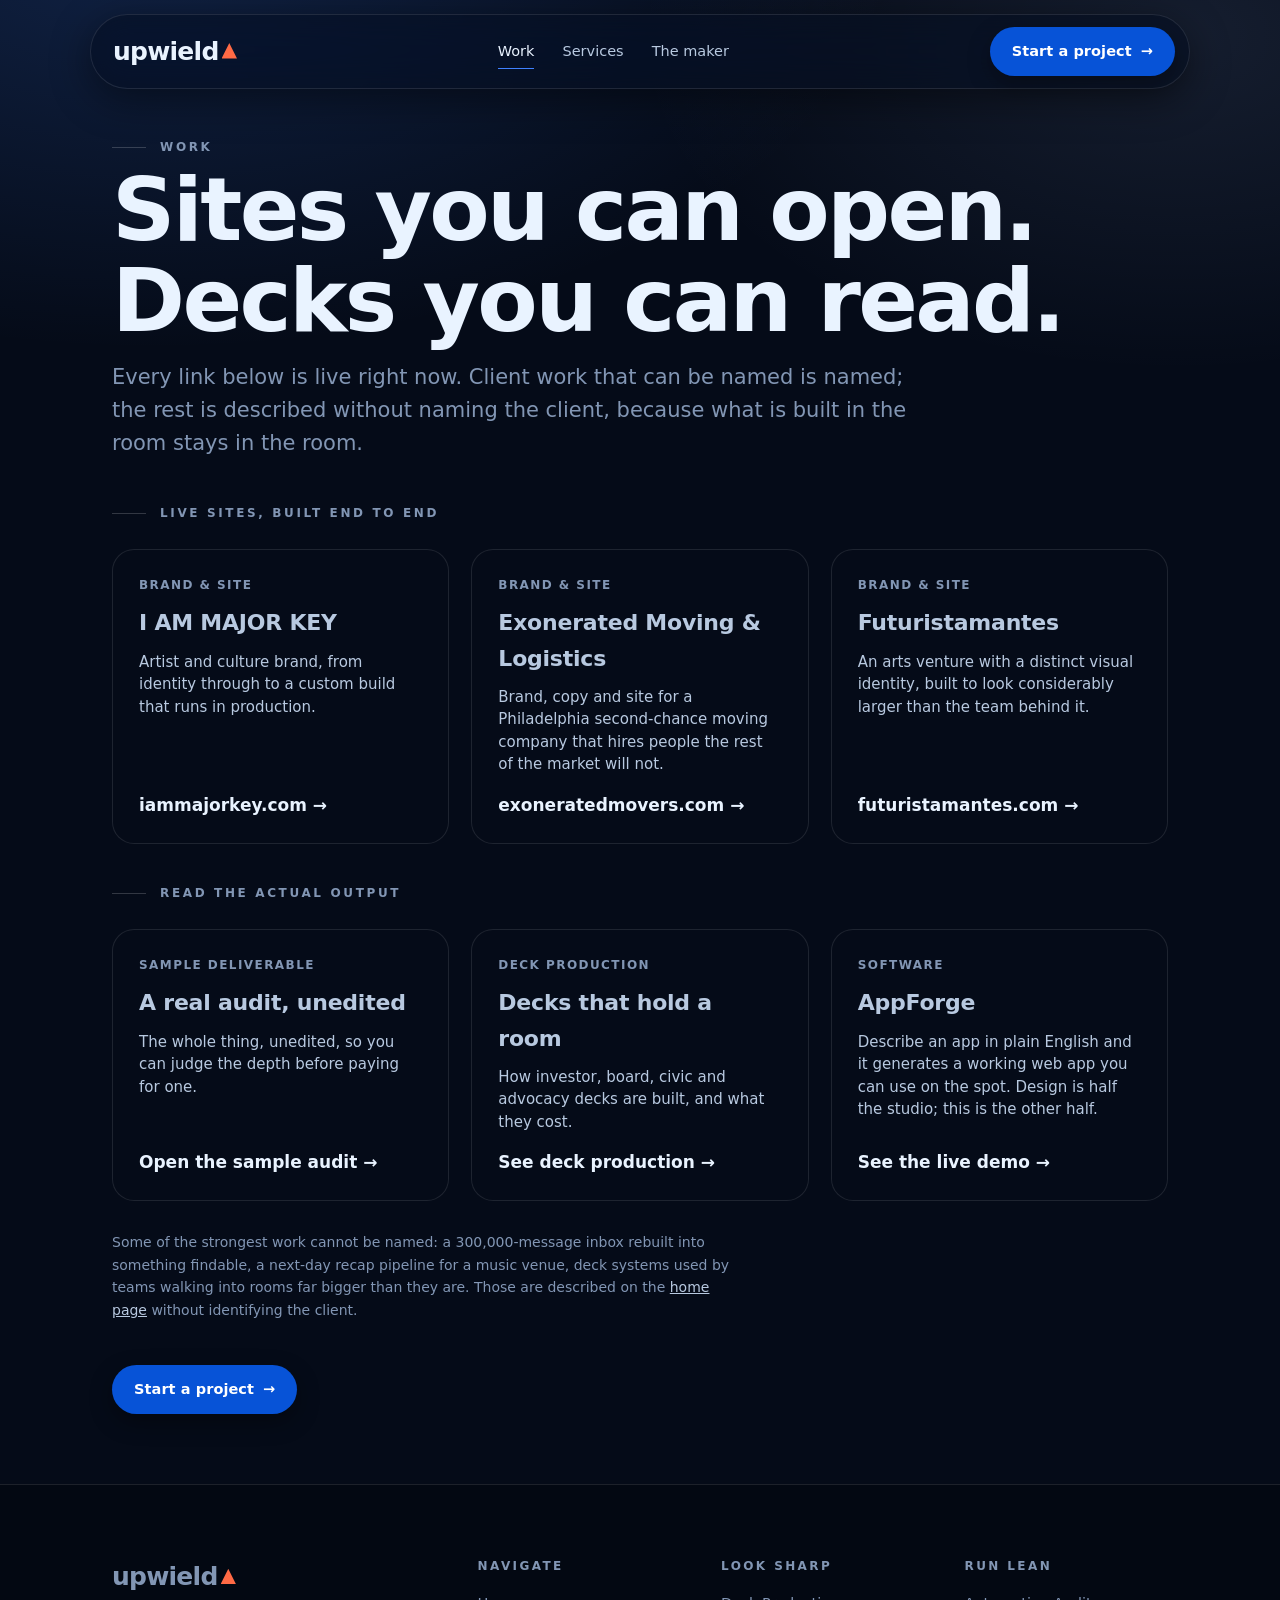
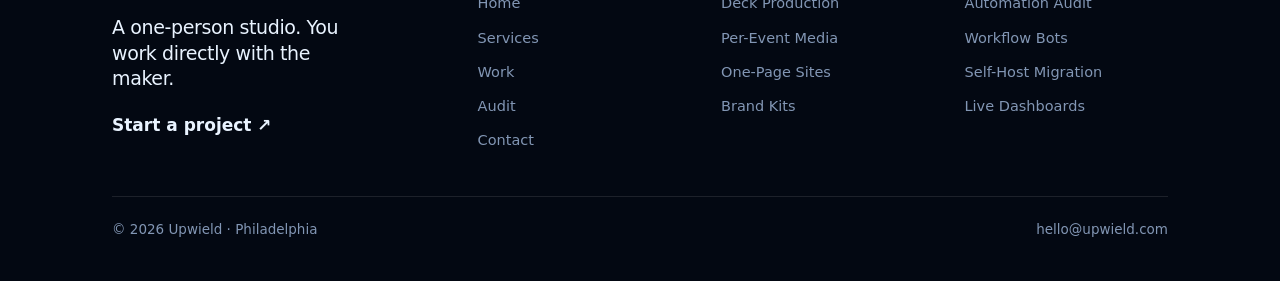
<file: work.html>
<!DOCTYPE html>
<html lang="en">
<head>
<meta charset="utf-8">
<meta http-equiv="Content-Security-Policy" content="default-src 'self'; script-src 'self' https://stats.iswain.dev; style-src 'self' 'unsafe-inline' https://fonts.googleapis.com; font-src https://fonts.gstatic.com; img-src 'self' data: https://stats.iswain.dev; connect-src 'self' https://formspree.io https://stats.iswain.dev; form-action 'self' https://formspree.io; base-uri 'self'; object-src 'none'">
<meta name="referrer" content="strict-origin-when-cross-origin">
<link rel="canonical" href="https://www.upwield.com/work.html">
<meta name="viewport" content="width=device-width, initial-scale=1">
<title>Work — Upwield</title>
<link rel="preconnect" href="https://fonts.googleapis.com">
<link rel="preconnect" href="https://fonts.gstatic.com" crossorigin>
<link href="https://fonts.googleapis.com/css2?family=Outfit:wght@300;400;500;600;700&family=Inter:wght@400;500;600;700&display=swap" rel="stylesheet">
<link rel="icon" href="favicon.svg" type="image/svg+xml">
<link rel="stylesheet" href="upwield.css">
<style>
  /* Link rules live in each page's own <style> on this site, not in
     upwield.css — omitting them drops every link to browser-default blue. */
  a{color:inherit}
  nav .links{display:flex;gap:30px;font-weight:600;font-size:15px}
  nav .links a{color:var(--ink-2);text-decoration:none}
  nav .links a:hover{color:var(--ink)}
  .item .go{color:var(--ink);text-decoration:none}
  .item .go:hover{text-decoration:underline}
  .note a{color:var(--ink-2)}
  .wrap{max-width:1120px;margin:0 auto;padding:0 32px}
  nav{display:flex;align-items:center;justify-content:space-between;padding:22px 0}
  .head{padding:40px 0 10px}
  .grid{display:grid;grid-template-columns:repeat(auto-fit,minmax(300px,1fr));gap:22px;margin-top:26px}
  .item{background:var(--paper);border:1.5px solid var(--paper-edge);border-radius:var(--r-lg);
        padding:26px 26px 24px;display:flex;flex-direction:column}
  .item .kind{font-size:12px;letter-spacing:.12em;text-transform:uppercase;color:var(--ink-3);font-weight:700}
  .item h3{font-family:var(--display);font-size:22px;margin:10px 0 0;letter-spacing:-.01em}
  .item p{color:var(--ink-2);line-height:1.5;margin-top:10px;font-size:15px;flex:1}
  .item .go{margin-top:16px;font-weight:600;display:inline-flex;align-items:center;gap:6px}
  .note{color:var(--ink-3);font-size:14px;margin-top:30px;line-height:1.6;max-width:70ch}
</style>
</head>
<body>
<div class="navbar no-print">
  <div class="inner">
    <a class="wordmark" href="index.html">upwield<span class="wedge"></span></a>
    <div class="links">
      <a href="work.html" aria-current="page">Work</a>
      <a href="services.html">Services</a>
      <a href="index.html#maker">The maker</a>
    </div>
    <a class="btn btn-beam" href="intake.html">Start a project <span class="arr">&rarr;</span></a>
  </div>
</div>

<div class="wrap">

  <header class="head">
    <div class="eyebrow">Work</div>
    <h1 class="display" style="margin-top:8px;max-width:22ch">Sites you can open. Decks you can read.</h1>
    <p class="lead muted" style="margin-top:14px;max-width:60ch">Every link below is live right now.
      Client work that can be named is named; the rest is described without naming the client,
      because what is built in the room stays in the room.</p>
  </header>

  <div class="eyebrow" style="margin-top:34px">Live sites, built end to end</div>
  <div class="grid">
    <div class="item">
      <div class="kind">Brand &amp; site</div>
      <h3>I AM MAJOR KEY</h3>
      <p>Artist and culture brand, from identity through to a custom build that runs in production.</p>
      <a class="go" href="https://iammajorkey.com" target="_blank" rel="noopener">iammajorkey.com &rarr;</a>
    </div>
    <div class="item">
      <div class="kind">Brand &amp; site</div>
      <h3>Exonerated Moving &amp; Logistics</h3>
      <p>Brand, copy and site for a Philadelphia second-chance moving company that
        hires people the rest of the market will not.</p>
      <a class="go" href="https://exoneratedmovers.com" target="_blank" rel="noopener">exoneratedmovers.com &rarr;</a>
    </div>
    <div class="item">
      <div class="kind">Brand &amp; site</div>
      <h3>Futuristamantes</h3>
      <p>An arts venture with a distinct visual identity, built to look considerably larger than
        the team behind it.</p>
      <a class="go" href="https://futuristamantes.com" target="_blank" rel="noopener">futuristamantes.com &rarr;</a>
    </div>
  </div>

  <div class="eyebrow" style="margin-top:40px">Read the actual output</div>
  <div class="grid">
    <div class="item">
      <div class="kind">Sample deliverable</div>
      <h3>A real audit, unedited</h3>
      <p>The whole thing, unedited, so you can judge the depth before paying for one.</p>
      <a class="go" href="sample-audit.pdf" target="_blank" rel="noopener">Open the sample audit &rarr;</a>
    </div>
    <div class="item">
      <div class="kind">Deck production</div>
      <h3>Decks that hold a room</h3>
      <p>How investor, board, civic and advocacy decks are built, and what they cost.</p>
      <a class="go" href="decks.html">See deck production &rarr;</a>
    </div>
    <div class="item">
      <div class="kind">Software</div>
      <h3>AppForge</h3>
      <p>Describe an app in plain English and it generates a working web app you can use on the
        spot. Design is half the studio; this is the other half.</p>
      <a class="go" href="index.html#built">See the live demo &rarr;</a>
    </div>
  </div>

  <p class="note">Some of the strongest work cannot be named: a 300,000-message inbox rebuilt into
    something findable, a next-day recap pipeline for a music venue, deck systems used by teams
    walking into rooms far bigger than they are. Those are described on the
    <a href="index.html#work">home page</a> without identifying the client.</p>

  <div style="margin:44px 0 70px">
    <a class="btn btn-beam" href="intake.html">Start a project <span class="arr">&rarr;</span></a>
  </div>
</div>

<footer class="site-foot">
  <div class="wrap">
    <div class="cols">
      <div>
        <a class="wordmark" href="index.html">upwield<span class="wedge"></span></a>
        <p style="margin-top:18px;font-family:var(--display);font-size:19px;color:var(--ink);
                  letter-spacing:-.02em;line-height:1.35;max-width:20ch">A one-person studio. You work directly with the maker.</p>
        <a href="intake.html" style="display:inline-flex;gap:8px;margin-top:20px;font-weight:600;color:var(--ink)">Start a project ↗</a>
      </div>
      <div>
        <div class="lbl">Navigate</div>
        <div style="display:grid;gap:11px;font-size:14.5px">
          <a href="index.html">Home</a><a href="services.html">Services</a>
          <a href="work.html">Work</a><a href="audit.html">Audit</a><a href="intake.html">Contact</a>
        </div>
      </div>
      <div>
        <div class="lbl">Look sharp</div>
        <div style="display:grid;gap:11px;font-size:14.5px">
          <a href="decks.html">Deck Production</a><a href="media.html">Per-Event Media</a>
          <a href="services.html">One-Page Sites</a><a href="services.html">Brand Kits</a>
        </div>
      </div>
      <div>
        <div class="lbl">Run lean</div>
        <div style="display:grid;gap:11px;font-size:14.5px">
          <a href="audit.html">Automation Audit</a><a href="services.html">Workflow Bots</a>
          <a href="services.html">Self-Host Migration</a><a href="services.html">Live Dashboards</a>
        </div>
      </div>
    </div>
    <hr class="rule foot-rule">
    <div style="display:flex;justify-content:space-between;flex-wrap:wrap;gap:14px;font-size:13.5px;color:var(--ink-3)">
      <span>© 2026 Upwield · Philadelphia</span>
      <span>hello@upwield.com</span>
    </div>
  </div>
</footer>
<script data-goatcounter="https://stats.iswain.dev/s/upwield/count" async src="https://stats.iswain.dev/count.js"></script>
</body>
</html>
</file>
<file: upwield.css>
/* ============================================================
   UPWIELD — brand kit / design system
   "Deep Field" — dark navy ground, beam-blue signal,
   ember/teal pillar coding retained from Ink & Ember.
   Reskin 2026-08-16. Every Upwield surface (web + PDF) inherits this.

   NOTE: token NAMES are unchanged from the light system on purpose.
   --paper is the ground, --ink is the type, whatever their values.
   That is why 9 pages invert from this one file.
   ============================================================ */

:root{
  /* ---- ground (was warm paper, now deep field) ---- */
  --paper:#050B18;        /* page ground */
  --paper-2:#0B1526;      /* raised card / inset */
  --paper-3:#111E33;      /* hover / active row */
  --paper-edge:rgba(255,255,255,.10);  /* hairline */
  --edge-2:rgba(255,255,255,.18);

  /* ---- type colour (was near-black, now near-white) ---- */
  --ink:#E9F3FF;          /* headings */
  --ink-2:#B8C9E0;        /* body */
  --ink-3:#8296B4;        /* muted / captions */
  --white:rgba(255,255,255,.045);   /* glass card fill */
  --glass-2:rgba(255,255,255,.075);

  /* ---- signal ---- */
  --beam:#3F82FF;         /* primary — links, focus, CTA */
  --beam-deep:#0753D7;
  --sky:#A8C5FF;          /* highlight (was cyan #7DD3FC until 2026-09-14) */
  --ember:#FF6A45;        /* LOOK SHARP pillar */
  --ember-deep:#E24A24;
  --teal:#6BA89E;         /* RUN LEAN pillar (was #2DD4BF) */
  --teal-deep:#0F7F72;

  /* ---- type ---- */
  --display:'Outfit', system-ui, sans-serif;
  --body:'Inter', system-ui, sans-serif;
  /* Bricolage Grotesque lives here if the geometric face gets vetoed:
     --display:'Bricolage Grotesque', Georgia, serif;  */

  /* ---- rhythm ---- */
  --r-sm:10px; --r-md:16px; --r-lg:22px; --r-xl:28px; --r-pill:999px;
  --shadow-sm:0 1px 2px rgba(0,0,0,.4), 0 8px 28px rgba(0,0,0,.35);
  --shadow-lg:0 2px 8px rgba(0,0,0,.5), 0 32px 80px rgba(0,0,0,.55);
  --glow:0 0 0 1px var(--edge-2), 0 12px 32px rgba(0,0,0,.4);
  --maxw:1100px;
  --ease:cubic-bezier(.22,.61,.36,1);
}

*{margin:0;padding:0;box-sizing:border-box}
html{-webkit-font-smoothing:antialiased;text-rendering:optimizeLegibility;scroll-behavior:smooth}

body{
  font-family:var(--body);
  color:var(--ink-2);
  background:var(--paper);
  line-height:1.6;
  font-size:17px;
  /* the field: two cool light sources, never a flat fill */
  background-image:
    radial-gradient(1200px 680px at 12% -8%, rgba(63,130,255,.20), transparent 62%),
    radial-gradient(900px 560px at 92% 4%, rgba(168,197,255,.10), transparent 60%);
  background-attachment:fixed;
}

/* ---------- type ---------- */
.display{font-family:var(--display);font-weight:600;line-height:1.03;letter-spacing:-.03em;color:var(--ink)}
h1.display{font-size:clamp(46px,7.2vw,88px);font-weight:600}
h2.display{font-size:clamp(31px,4.3vw,52px);letter-spacing:-.035em}
h3.display{font-size:clamp(21px,2.3vw,27px);letter-spacing:-.02em;font-weight:600}

/* the one type move: key phrase resolves from white into beam */
.beam{
  color:#7FA9FF;
}

.eyebrow{
  font-family:var(--body);font-weight:600;font-size:12px;letter-spacing:.22em;
  text-transform:uppercase;color:var(--ink-3);
  display:inline-flex;align-items:center;gap:14px;
}
.eyebrow::before{content:"";width:34px;height:1px;background:var(--edge-2);flex:none}
.eyebrow.bare::before{display:none}

.lead{font-size:clamp(17px,1.9vw,21px);color:var(--ink-2);line-height:1.58}
.muted{color:var(--ink-3)}
em.ember{font-style:normal;color:var(--ember)}
em.teal{font-style:normal;color:var(--teal)}
em.beam{font-style:normal;color:var(--beam)}
a{color:var(--beam)}

/* ---------- layout ---------- */
.wrap{max-width:var(--maxw);margin:0 auto;padding:0 32px}
section{padding:104px 0}
.rule{height:1px;background:var(--paper-edge);border:0}

/* ---------- wordmark + wedge motif (Upwield's own mark, kept) ---------- */
.wordmark{font-family:var(--display);font-weight:600;font-size:25px;letter-spacing:-.03em;color:var(--ink);
  display:inline-flex;align-items:baseline;text-decoration:none}
.wordmark .wedge{margin-left:3px}
.wedge{display:inline-block;width:.62em;height:.62em;
  background:var(--ember);
  clip-path:polygon(50% 0,100% 100%,0 100%);   /* upward triangle */
  transform:translateY(-.04em)}
.wedge.teal{background:var(--teal)}
.wedge.beam{background:var(--beam)}
.bullet-wedge{display:inline-block;width:9px;height:9px;margin-right:10px;
  clip-path:polygon(50% 0,100% 100%,0 100%);vertical-align:baseline}

/* ---------- glass nav ---------- */
.navbar{position:sticky;top:14px;z-index:60;padding:0 32px;margin-top:14px}
.navbar .inner{
  max-width:var(--maxw);margin:0 auto;
  display:flex;align-items:center;justify-content:space-between;gap:18px;
  padding:12px 14px 12px 22px;border-radius:var(--r-pill);
  background:rgba(8,16,32,.62);
  border:1px solid var(--paper-edge);
  backdrop-filter:blur(18px) saturate(140%);
  -webkit-backdrop-filter:blur(18px) saturate(140%);
  box-shadow:0 10px 40px rgba(0,0,0,.45);
}
.navbar .links{display:flex;align-items:center;gap:28px}
.navbar .links a{
  color:var(--ink-2);text-decoration:none;font-size:14.5px;font-weight:500;
  padding:4px 0;position:relative;transition:color .2s var(--ease)}
.navbar .links a:hover{color:var(--ink)}
.navbar .links a[aria-current="page"]{color:var(--ink)}
.navbar .links a[aria-current="page"]::after{
  content:"";position:absolute;left:0;right:0;bottom:-2px;height:1.5px;
  background:var(--beam)}

/* ---------- buttons ---------- */
.btn{font-family:var(--body);font-weight:600;font-size:14.5px;letter-spacing:.005em;
  display:inline-flex;align-items:center;gap:9px;padding:13px 22px;border-radius:var(--r-pill);
  border:0;cursor:pointer;text-decoration:none;
  transition:transform .2s var(--ease),box-shadow .25s var(--ease),background .2s,border-color .2s}
.btn:hover{transform:translateY(-2px)}
.btn .arr{transition:transform .2s var(--ease)}
.btn:hover .arr{transform:translateX(3px)}
.btn-beam{background:var(--beam-deep);color:#fff;
  box-shadow:0 8px 22px rgba(0,0,0,.35)}
.btn-beam:hover{background:#1A62E0;box-shadow:0 12px 28px rgba(0,0,0,.45)}
.btn-ember{background:var(--ember);color:#0b0f16;font-weight:700;box-shadow:0 8px 22px rgba(0,0,0,.35)}
.btn-ember:hover{background:var(--ember-deep);color:#fff}
.btn-teal{background:var(--teal);color:#04231f;font-weight:700;box-shadow:0 8px 22px rgba(0,0,0,.35)}
.btn-teal:hover{background:var(--teal-deep);color:#fff}
.btn-ink{background:var(--ink);color:var(--paper);font-weight:700}
.btn-ghost{background:rgba(255,255,255,.05);color:var(--ink);
  border:1px solid var(--edge-2);box-shadow:none}
.btn-ghost:hover{background:rgba(255,255,255,.10);border-color:rgba(255,255,255,.30)}

/* keyboard focus — visible, never removed */
a:focus-visible,button:focus-visible,summary:focus-visible,
input:focus-visible,textarea:focus-visible,select:focus-visible{
  outline:2px solid var(--sky);outline-offset:3px;border-radius:4px}

/* ---------- pillar chips ---------- */
.chip{font-weight:700;font-size:12px;letter-spacing:.14em;text-transform:uppercase;
  padding:7px 14px;border-radius:var(--r-pill);display:inline-block}
.chip-ember{background:rgba(255,106,69,.14);color:var(--ember);border:1px solid rgba(255,106,69,.32)}
.chip-teal{background:rgba(107,168,158,.13);color:var(--teal);border:1px solid rgba(107,168,158,.30)}
.chip-beam{background:rgba(63,130,255,.14);color:#9CC2FF;border:1px solid rgba(63,130,255,.34)}

/* ---------- cards (glass) ---------- */
.card{
  background:var(--paper-2);
  border:1px solid var(--paper-edge);
  border-radius:var(--r-xl);
  box-shadow:var(--shadow-sm);
  transition:border-color .25s var(--ease),background .25s var(--ease),transform .25s var(--ease);
}
.card:hover{background:var(--paper-3);border-color:var(--edge-2)}

/* blueprint grid — the studio's "systems" texture, used sparingly */
.blueprint{position:relative;overflow:hidden}
.blueprint::before{
  content:"";position:absolute;inset:0;pointer-events:none;
  background-image:linear-gradient(rgba(168,197,255,.07) 1px,transparent 1px),
                   linear-gradient(90deg,rgba(168,197,255,.07) 1px,transparent 1px);
  background-size:46px 46px;
  mask-image:radial-gradient(120% 90% at 78% 12%,#000 12%,transparent 72%);
  -webkit-mask-image:radial-gradient(120% 90% at 78% 12%,#000 12%,transparent 72%);
}

/* ---------- light inversion band (the CTA moment) ---------- */
.invert{
  background:linear-gradient(180deg,#EAF2FF 0%,#F6FAFF 46%,#EAF2FF 100%);
  padding:96px 0}
.invert .gradient-card{
  border-radius:var(--r-xl);padding:78px 40px;text-align:center;
  background:var(--beam-deep);
  box-shadow:0 24px 60px rgba(0,0,0,.35);color:#fff}
.invert .gradient-card h2{color:#fff}
.invert .gradient-card p{color:rgba(255,255,255,.90)}
.invert .eyebrow{color:rgba(255,255,255,.82)}
.invert .eyebrow::before{background:rgba(255,255,255,.45)}

/* ---------- footer ---------- */
.site-foot{background:#030812;border-top:1px solid var(--paper-edge);padding:72px 0 40px}
.site-foot a{color:var(--ink-3);text-decoration:none;transition:color .2s}
.site-foot a:hover{color:var(--ink)}
.site-foot .cols{display:grid;grid-template-columns:1.6fr 1fr 1fr 1fr;gap:40px}
.site-foot .lbl{font-size:12px;letter-spacing:.2em;text-transform:uppercase;color:var(--ink-3);
  margin-bottom:16px;font-weight:600}
.site-foot .foot-rule{margin:44px 0 22px}

/* ---------- reveal on load ---------- */
@keyframes rise{from{opacity:0;transform:translateY(18px)}to{opacity:1;transform:none}}
.rise{animation:rise .7s var(--ease) both}
.d1{animation-delay:.06s}.d2{animation-delay:.14s}.d3{animation-delay:.22s}
.d4{animation-delay:.30s}.d5{animation-delay:.38s}.d6{animation-delay:.46s}

@media(prefers-reduced-motion:reduce){
  *,*::before,*::after{animation-duration:.001ms!important;animation-iteration-count:1!important;
    transition-duration:.001ms!important;scroll-behavior:auto!important}
  .rise{animation:none;opacity:1;transform:none}
}

/* ---------- mobile ---------- */
@media(max-width:860px){
  .site-foot .cols{grid-template-columns:1fr 1fr;gap:32px}
}
@media(max-width:680px){
  body{font-size:16px}
  .navbar{top:8px;padding:0 16px}
  .navbar .inner{padding:10px 10px 10px 16px}
  nav .links,.navbar .links{display:none!important}
  .wrap{padding:0 20px}
  .pillars,.proof-grid,.steps,.cols,.labs .items{grid-template-columns:1fr!important}
  section{padding:64px 0}
  .band{padding:40px 26px}
  .invert{padding:64px 0}
  .invert .gradient-card{padding:52px 24px}
  .site-foot .cols{grid-template-columns:1fr}
}

/* ---------- one-pager sheet + print/PDF ----------
   Print stays on paper: ink on white, never the deep field. */
*{-webkit-print-color-adjust:exact;print-color-adjust:exact}
.sheet{
  /* a sheet is paper: put the ink scale back inside it, so every token-driven
     rule on these one-pagers resolves dark-on-white instead of inheriting the field */
  --paper:#FFFFFF; --paper-2:#F3F6FB; --paper-3:#E9EEF7;
  --paper-edge:#DDE3EC; --edge-2:#C6CFDC;
  --ink:#16181D; --ink-2:#3A4150; --ink-3:#6B7280;
  --white:#FFFFFF; --glass-2:#F3F6FB;
  --ember:#C23A15; --teal:#0C7468; --beam:#0753D7; --sky:#0753D7;

  width:8.5in;min-height:11in;margin:30px auto;background:#fff;color:var(--ink-2);
  padding:.62in .64in;position:relative;box-shadow:var(--shadow-lg);overflow:hidden}
.sheet .topbar{position:absolute;top:0;left:0;right:0;display:flex;height:5px}
.sheet .topbar i{flex:1}
.sheet .topbar .e{background:var(--ember)}.sheet .topbar .t{background:var(--teal)}
.sheet .display,.sheet h1,.sheet h2,.sheet h3,.sheet .wordmark{color:var(--ink)}
.sheet .card{background:#fff;border-color:var(--paper-edge);backdrop-filter:none;box-shadow:var(--shadow-sm)}
@page{size:Letter;margin:0}
@media print{
  body{background:#fff;background-image:none;color:#16181D}
  .display{color:#16181D}
  .beam{-webkit-text-fill-color:#0753D7;color:#0753D7;background:none}
  .card{background:#fff;border:1px solid #E3DDCE;box-shadow:none;backdrop-filter:none}
  .sheet{margin:0;box-shadow:none;width:8.5in;min-height:11in}
  .rise{animation:none}
  .navbar,.no-print{display:none!important}
}

/* one-pager sheets on screens: a way home + a CTA above the page, and on phones
   let the letter-size sheet reflow instead of scrolling sideways. Print is untouched. */
.sheet-nav{display:flex;justify-content:space-between;align-items:center;gap:12px;max-width:8.5in;margin:18px auto 0;padding:0 16px;font-size:14.5px}
.sheet-nav a:not(.btn){color:#16181D;font-weight:600;text-decoration:underline}
@media screen and (max-width:860px){
  .sheet{width:auto;min-height:0;margin:12px 0 0;padding:28px 20px 32px}
  .sheet h1.display{font-size:34px}
  .sheet .two,.sheet .cols,.sheet .tiles,.sheet .steps{grid-template-columns:1fr}
  .sheet .priceband,.sheet .foot{flex-direction:column;align-items:flex-start;gap:14px}
}

/* ---------- touch targets (11 Oct 2026) ----------
   On phones and tablets every link and button gets a tap area of at least 44x44px:
   an invisible ::before centred on it, so nothing on the page moves. (::after is
   left alone: the nav uses it for the current-page underline.) Desktop is untouched. */
@media (max-width:1023px){
  .wordmark, .navbar .links a, .terms .t-item a, p.note a, .foot a.cta, a.go, a.samplelink,
  .sheet-nav a:not(.btn), .site-foot .cols a:not(.wordmark), .wnav .back, .wnav .btn{position:relative}
  .wordmark::before, .navbar .links a::before, .terms .t-item a::before, p.note a::before, .foot a.cta::before,
  a.go::before, a.samplelink::before, .sheet-nav a:not(.btn)::before, .site-foot .cols a:not(.wordmark)::before,
  .wnav .back::before, .wnav .btn::before{
    content:"";position:absolute;left:50%;top:50%;transform:translate(-50%,-50%);
    width:max(100%,44px);height:max(100%,44px);z-index:1}
}
</file>
<file: intro/intro.css>
/* Homepage intro (see intro.js). uw-cover hides the page until the overlay exists;
   uw-lock stops scrolling (the gutter stays, so the header does not shift when it ends);
   uw-hold keeps the hero's own rise waiting until the page fades in; uw-mark hides the
   header wordmark until the intro's lockup lands on it. */
html.uw-lock { scrollbar-gutter: stable; }
html.uw-lock, html.uw-lock body { overflow: hidden; }
html.uw-cover body::before { content: ''; position: fixed; inset: 0; z-index: 998; background: var(--paper, #050B18); }
html.uw-hold .hero .rise { animation-play-state: paused; }
html.uw-mark .navbar .wordmark { opacity: 0; }

.uw { position: fixed; inset: 0; z-index: 999; overflow: hidden; }
.uw-bg {
  position: absolute; inset: 0;
  background-color: var(--paper, #050B18);
  background-image:
    radial-gradient(1200px 680px at 12% -8%, rgba(63,130,255,.20), transparent 62%),
    radial-gradient(900px 560px at 92% 4%, rgba(168,197,255,.10), transparent 60%);
}
.uw-canvas { position: absolute; inset: 0; width: 100%; height: 100%; display: block; }
/* The lockup (built by intro3d.js): the header's wordmark, set the same way. */
.uw-lk {
  position: absolute; left: 0; top: 0; z-index: 2; pointer-events: none;
  font-family: var(--display, Outfit, system-ui, sans-serif); font-weight: 600; letter-spacing: -.03em; line-height: 1;
  color: var(--ink, #E9F3FF); white-space: nowrap;
}
.uw-lk-row { position: absolute; left: 0; top: 0; display: inline-flex; align-items: baseline; }
.uw-lk-base .uw-lk-t { color: transparent; }
.uw-lk-l { opacity: 0; }
.uw-lk-l .uw-lk-t span { color: transparent; }
.uw-lk-l .uw-lk-t span.on { color: var(--ink, #E9F3FF); }
.uw-lk-sheen .uw-lk-t {
  color: transparent; opacity: .9;
  background: linear-gradient(100deg, transparent 0 44%, rgba(255,255,255,.95) 50%, transparent 56% 100%) no-repeat;
  background-size: 100% 100%; -webkit-background-clip: text; background-clip: text;
}
.uw-lk-w {
  position: relative; display: inline-block; width: .62em; height: .62em; margin-left: .12em; overflow: hidden; opacity: 0;
  background: var(--ember, #FF6A45); clip-path: polygon(50% 0, 100% 100%, 0 100%); transform: translateY(-.04em);
}
.uw-lk-w s {
  position: absolute; inset: 0; transform: translateX(calc(var(--sw, -2) * 100%));
  background: linear-gradient(100deg, transparent 30%, rgba(255,232,222,.85) 50%, transparent 70%);
}
.uw-skip {
  position: absolute; z-index: 3;
  right: max(16px, env(safe-area-inset-right)); bottom: max(16px, env(safe-area-inset-bottom));
  min-height: 44px; min-width: 44px; padding: 0 18px;
  font: 600 14px/1 var(--body, Inter, system-ui, sans-serif); letter-spacing: .01em;
  color: var(--ink-2, #C9D6EA); background: rgba(5,11,24,.55);
  border: 1px solid rgba(255,255,255,.18); border-radius: 999px; cursor: pointer;
  -webkit-backdrop-filter: blur(6px); backdrop-filter: blur(6px);
}
.uw-skip:hover { color: var(--ink, #E9F3FF); border-color: var(--beam, #3F82FF); }
.uw-skip:focus-visible { outline: 2px solid var(--beam, #3F82FF); outline-offset: 3px; }

/* 2D version */
.uw2 { position: absolute; inset: 0; }
.uw2 > i { position: absolute; display: block; font-style: normal; }
.uw2-floor {
  left: 4%; right: 4%; height: 2px; margin-top: -1px;
  background: linear-gradient(90deg, transparent, rgba(63,130,255,.7) 25%, #FFE3D8 50%, rgba(63,130,255,.7) 75%, transparent);
  box-shadow: 0 0 22px 3px rgba(255,106,69,.35), 0 0 60px 8px rgba(63,130,255,.25);
}
.uw2-ring {
  left: 50%; width: 260vmax; height: 36vmax; border-radius: 50%;
  border: 3px solid rgba(255,227,216,.9);
  box-shadow: 0 0 40px 6px rgba(255,106,69,.5), inset 0 0 40px 6px rgba(63,130,255,.35);
}
.uw2-flash {
  inset: 0; pointer-events: none;
  background: radial-gradient(120% 90% at 50% 75%, rgba(255,236,224,.95), rgba(255,106,69,.45) 38%, transparent 80%);
}
.uw2-mark {
  position: absolute; display: inline-flex; align-items: baseline; white-space: nowrap;
  font-family: var(--display, Outfit, system-ui, sans-serif); font-weight: 600; letter-spacing: -.03em;
  font-size: clamp(54px, 11vw, 120px); line-height: 1; color: var(--ink, #E9F3FF);
}
.uw2-txt i { display: inline-block; font-style: normal; }
.uw2-mw {
  position: relative; display: inline-block; width: .62em; height: .62em; margin-left: .12em; overflow: hidden;
  background: linear-gradient(160deg, #FF8A66, var(--ember, #FF6A45) 45%, #E24A24);
  clip-path: polygon(50% 0, 100% 100%, 0 100%);
  translate: 0 -.04em; will-change: transform;
}
.uw2-mw s {
  position: absolute; top: 0; bottom: 0; left: 0; width: 45%;
  background: linear-gradient(90deg, transparent, rgba(255,240,230,.75), transparent);
}

@media (prefers-reduced-motion: reduce) {
  .uw { display: none; }
  html.uw-cover body::before { display: none; }
  html.uw-lock, html.uw-lock body { overflow: auto; }
  html.uw-hold .hero .rise { animation-play-state: running; }
  html.uw-mark .navbar .wordmark { opacity: 1; }
}
</file>
